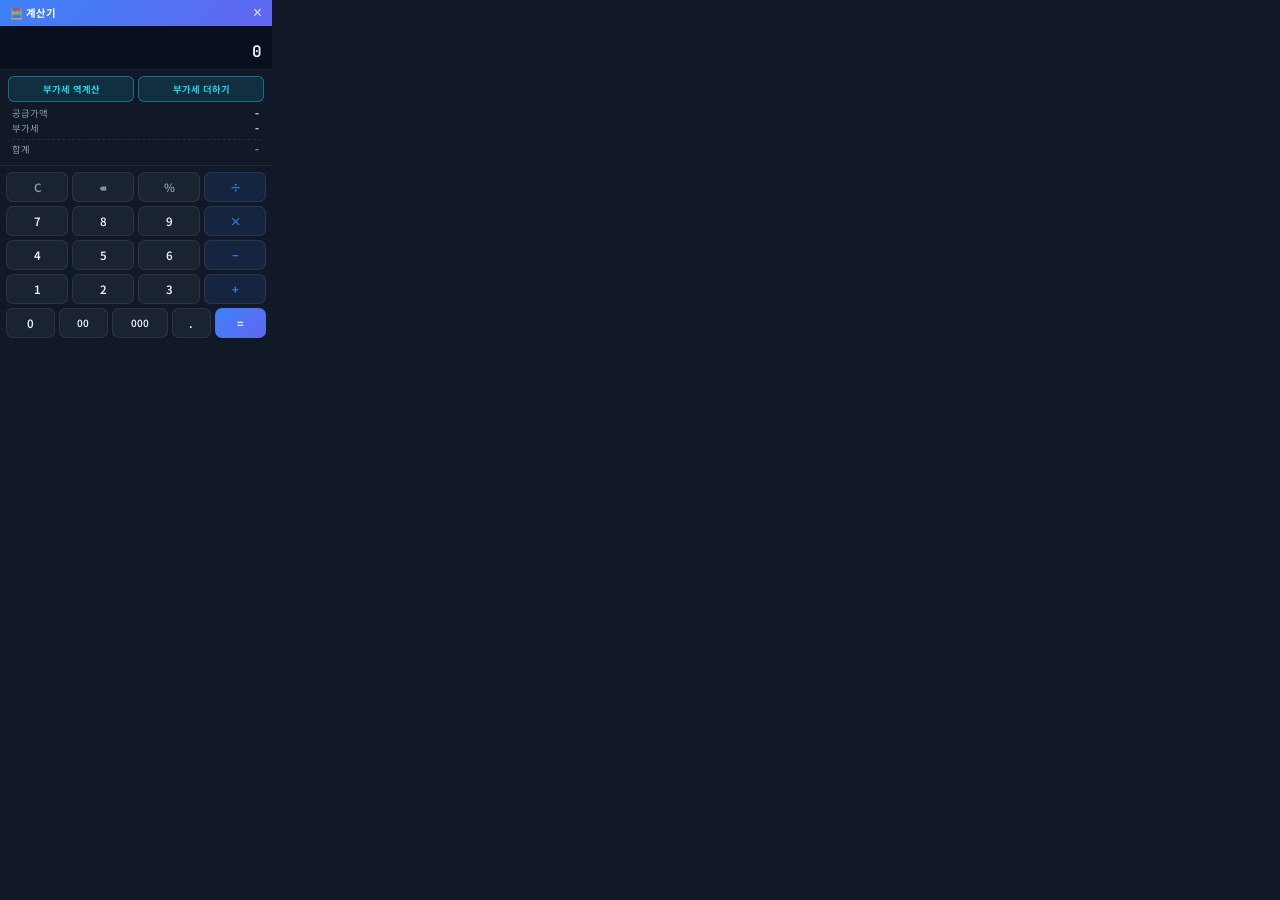
<file: templates/calc.html>
<!DOCTYPE html>
<html lang="ko" class="calc-html">
<head>
  <meta charset="UTF-8" />
  <meta name="viewport" content="width=device-width, initial-scale=1.0" />
  <title>계산기</title>
  <link rel="preconnect" href="https://fonts.googleapis.com" />
  <link rel="preconnect" href="https://fonts.gstatic.com" crossorigin />
  <link href="https://fonts.googleapis.com/css2?family=Noto+Sans+KR:wght@400;500;600;700;800&family=JetBrains+Mono:wght@400;500&display=swap" rel="stylesheet" />
  <link rel="stylesheet" href="/static/css/style.css?v=20260910r" />
</head>
<body>
  <div id="calcPanel" class="calc-panel calc-window" role="application" aria-label="계산기">
    <div class="calc-head" id="calcHead">
      <span class="calc-title">🧮 계산기</span>
      <button type="button" class="calc-close" id="calcClose" aria-label="계산기 닫기">&times;</button>
    </div>

    <div class="calc-display">
      <div class="calc-expr" id="calcExpr">&nbsp;</div>
      <div class="calc-value" id="calcValue">0</div>
    </div>

    <div class="calc-vat">
      <div class="calc-vat-btns">
        <button type="button" class="calc-vat-btn" id="calcVatExtract" title="지금 금액을 부가세가 포함된 합계로 보고 공급가액과 부가세를 뽑아냅니다">부가세 역계산</button>
        <button type="button" class="calc-vat-btn" id="calcVatAdd" title="지금 금액을 공급가액으로 보고 부가세를 더한 합계를 구합니다">부가세 더하기</button>
      </div>
      <dl class="calc-vat-rows">
        <div class="calc-vat-row" data-vat="supply" title="누르면 이 금액을 계산기로 가져옵니다">
          <dt>공급가액</dt><dd id="calcVatSupply">-</dd>
        </div>
        <div class="calc-vat-row" data-vat="tax" title="누르면 이 금액을 계산기로 가져옵니다">
          <dt>부가세</dt><dd id="calcVatTax">-</dd>
        </div>
        <div class="calc-vat-row calc-vat-total" data-vat="total" title="누르면 이 금액을 계산기로 가져옵니다">
          <dt>합계</dt><dd id="calcVatTotal">-</dd>
        </div>
      </dl>
    </div>

    <div class="calc-keys" id="calcKeys">
      <button type="button" class="calc-key calc-fn" data-act="clear">C</button>
      <button type="button" class="calc-key calc-fn" data-act="back">⌫</button>
      <button type="button" class="calc-key calc-fn" data-act="percent">%</button>
      <button type="button" class="calc-key calc-op" data-op="/">÷</button>

      <button type="button" class="calc-key" data-num="7">7</button>
      <button type="button" class="calc-key" data-num="8">8</button>
      <button type="button" class="calc-key" data-num="9">9</button>
      <button type="button" class="calc-key calc-op" data-op="*">×</button>

      <button type="button" class="calc-key" data-num="4">4</button>
      <button type="button" class="calc-key" data-num="5">5</button>
      <button type="button" class="calc-key" data-num="6">6</button>
      <button type="button" class="calc-key calc-op" data-op="-">−</button>

      <button type="button" class="calc-key" data-num="1">1</button>
      <button type="button" class="calc-key" data-num="2">2</button>
      <button type="button" class="calc-key" data-num="3">3</button>
      <button type="button" class="calc-key calc-op" data-op="+">+</button>

      <div class="calc-keys-last">
        <button type="button" class="calc-key" data-num="0">0</button>
        <button type="button" class="calc-key calc-zero" data-num="00">00</button>
        <button type="button" class="calc-key calc-zero" data-num="000">000</button>
        <button type="button" class="calc-key" data-act="dot">.</button>
        <button type="button" class="calc-key calc-eq" data-act="equals">=</button>
      </div>
    </div>
  </div>
  <script src="/static/js/calc.js?v=20260901g"></script>
</body>
</html>
</file>
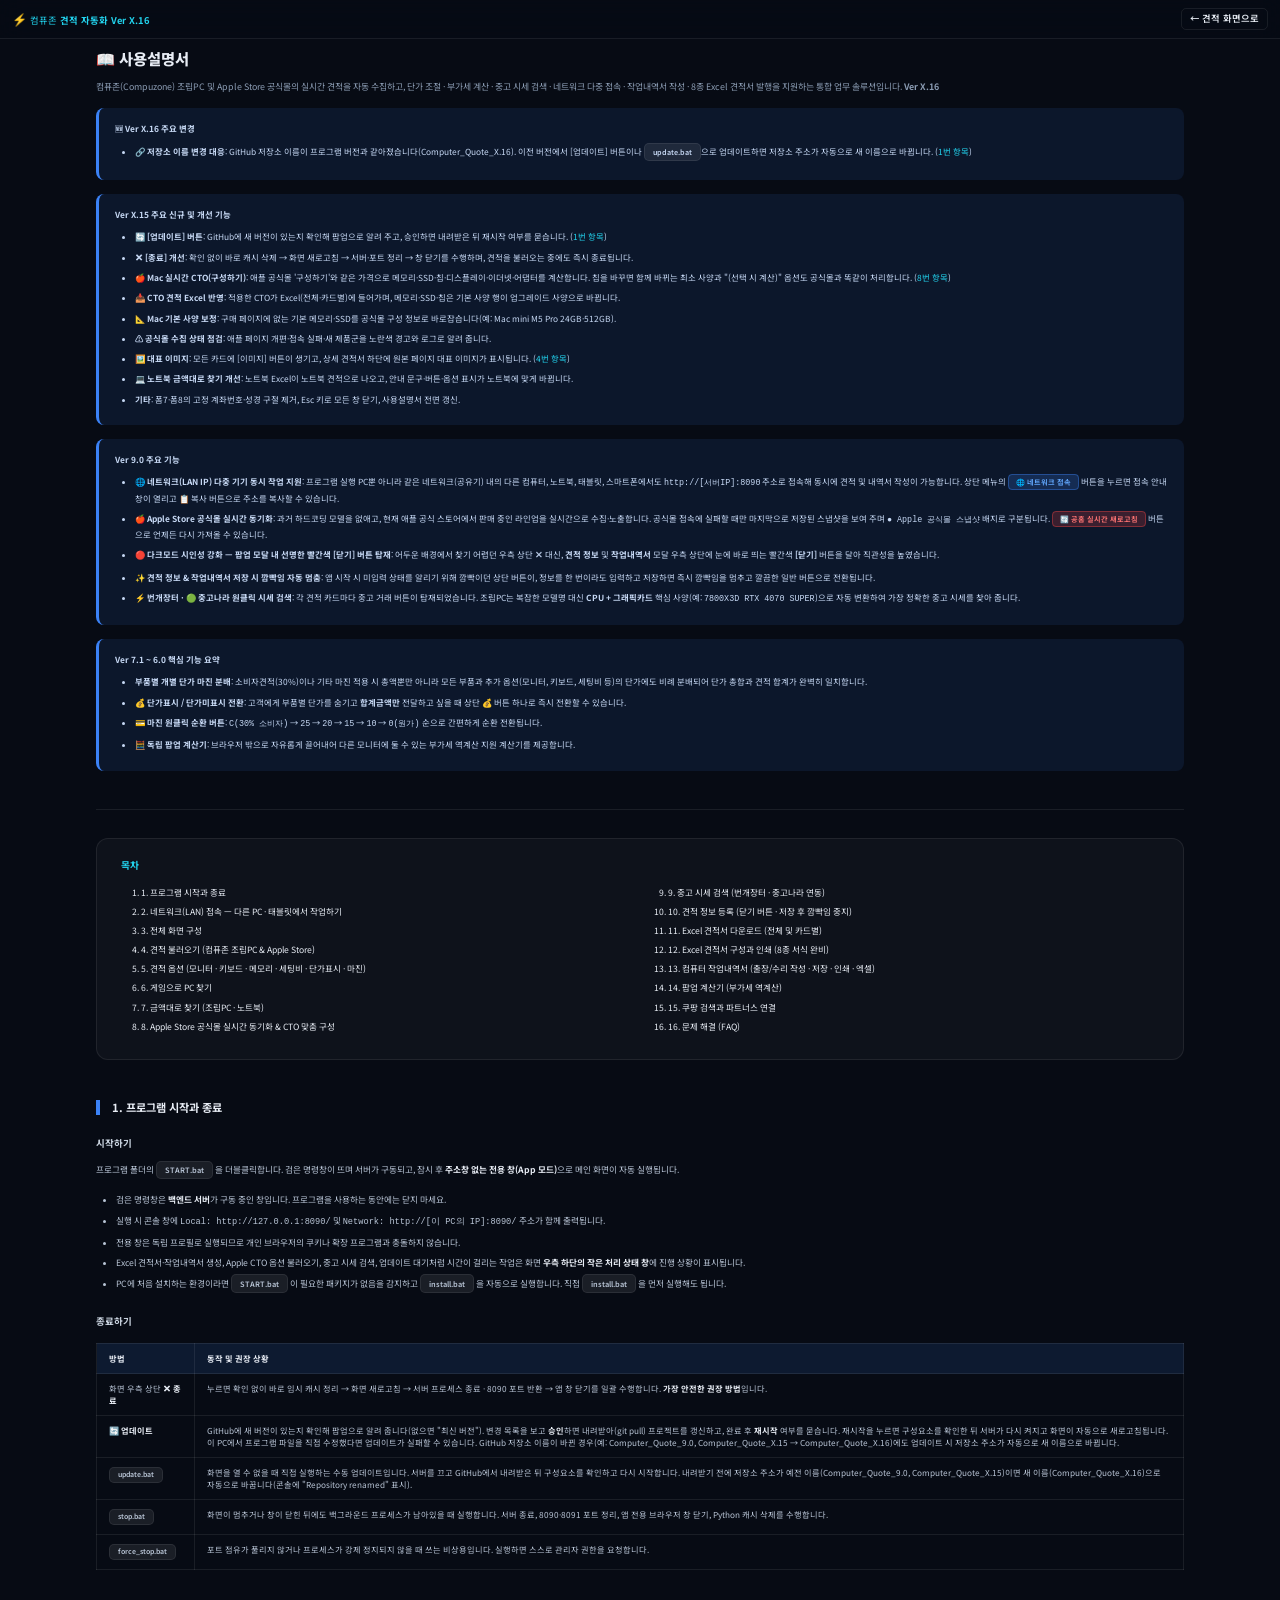
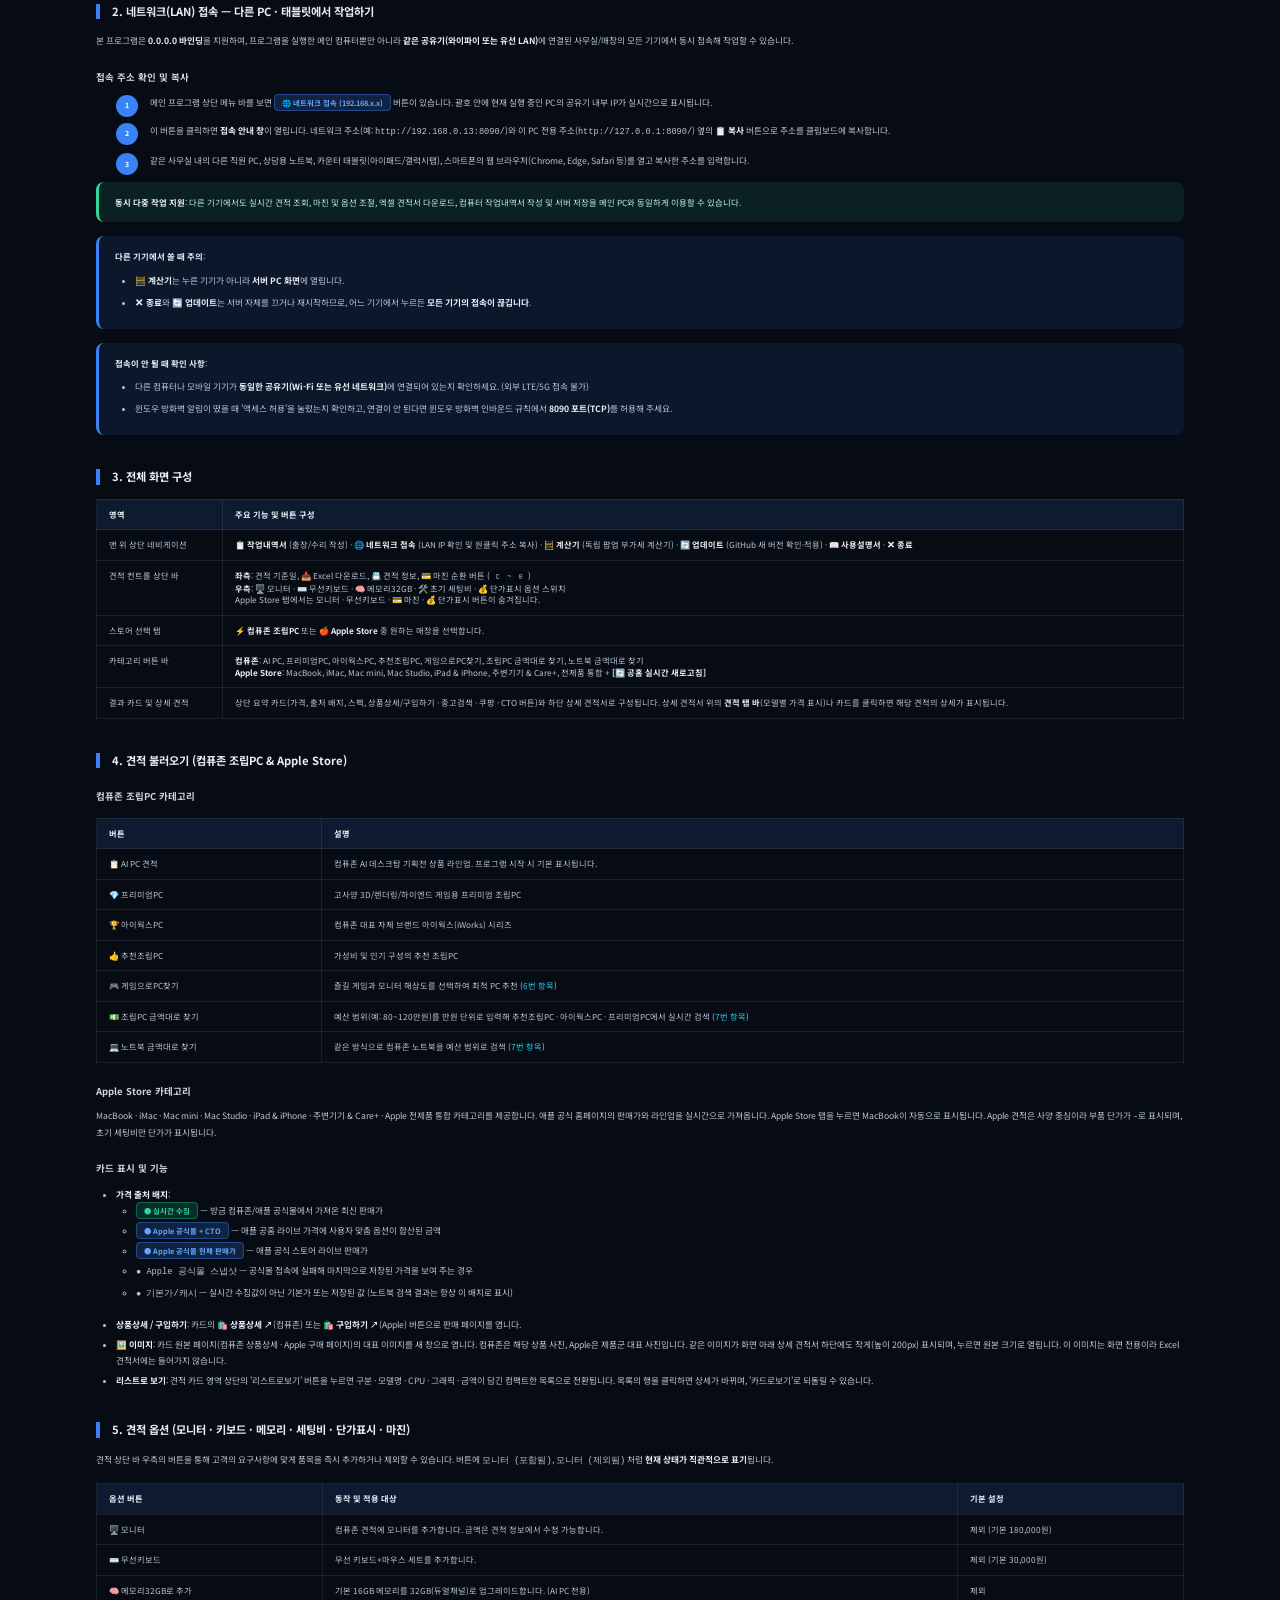
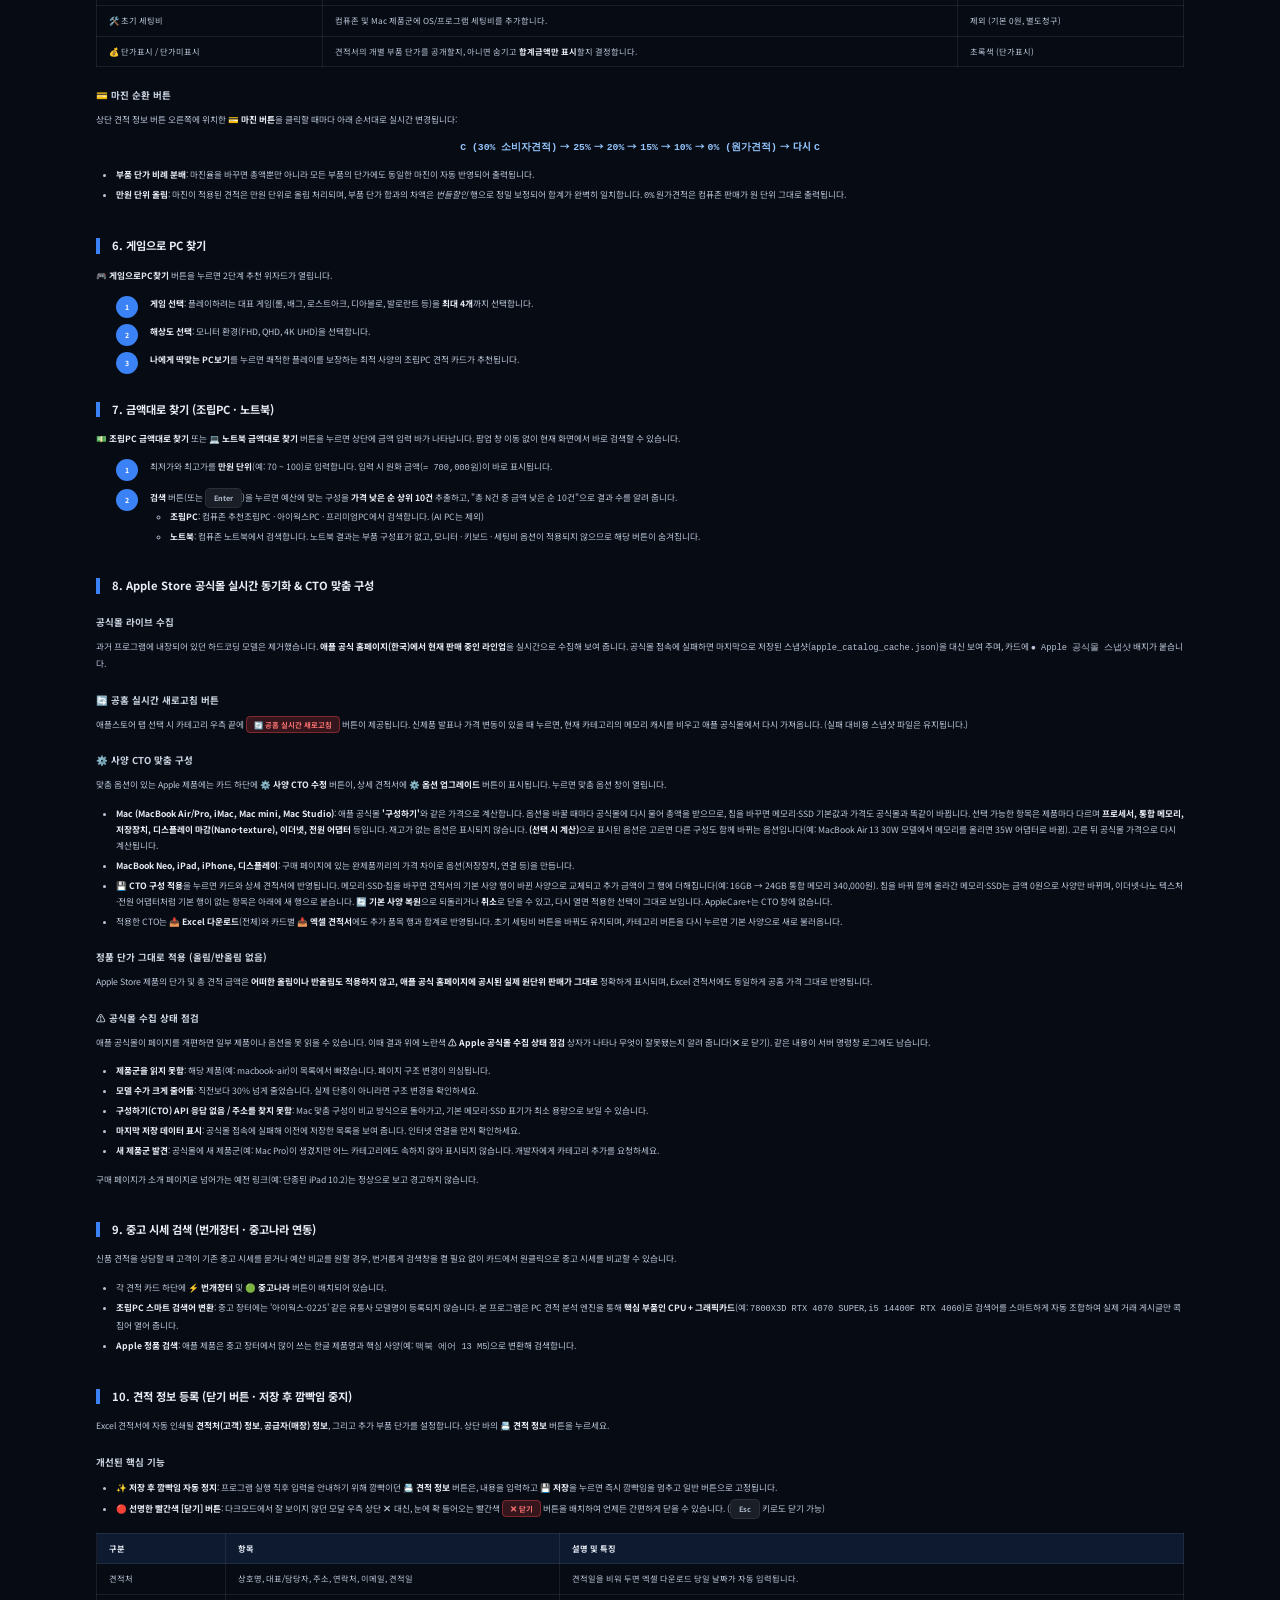
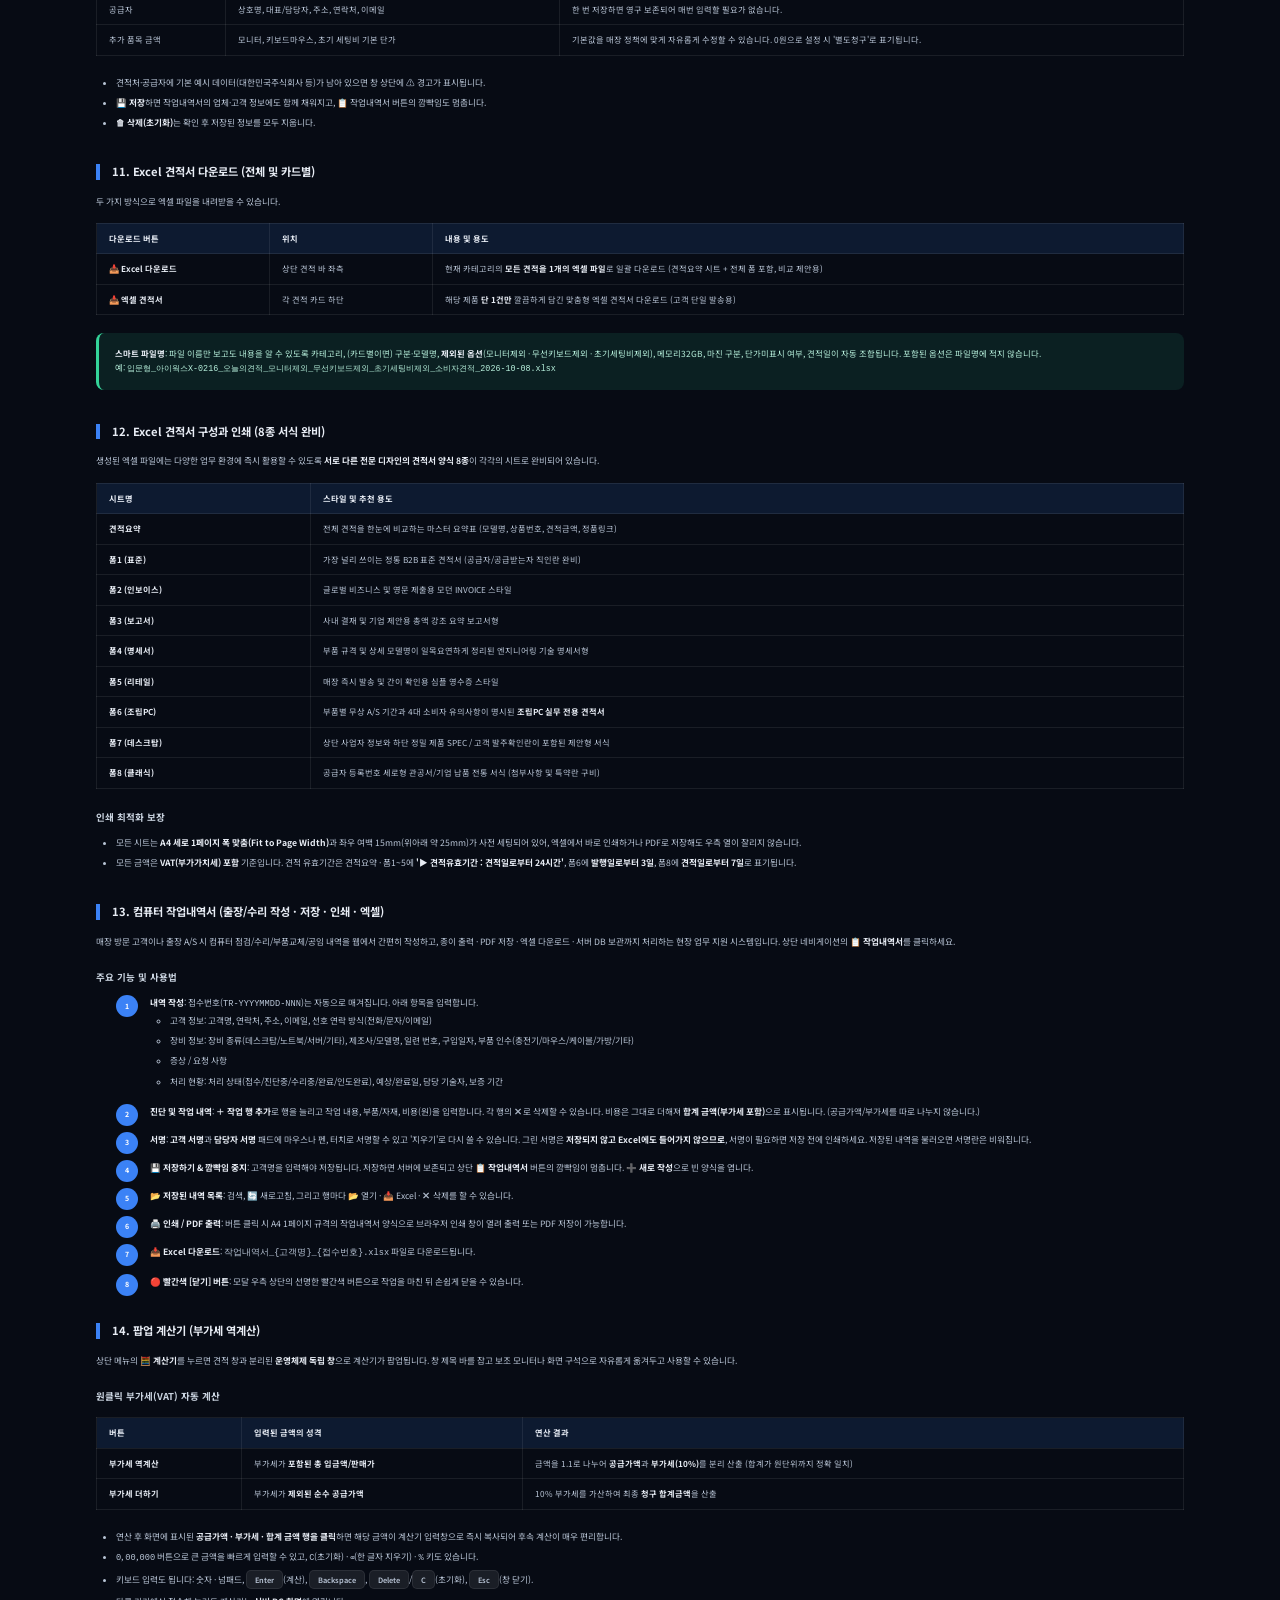
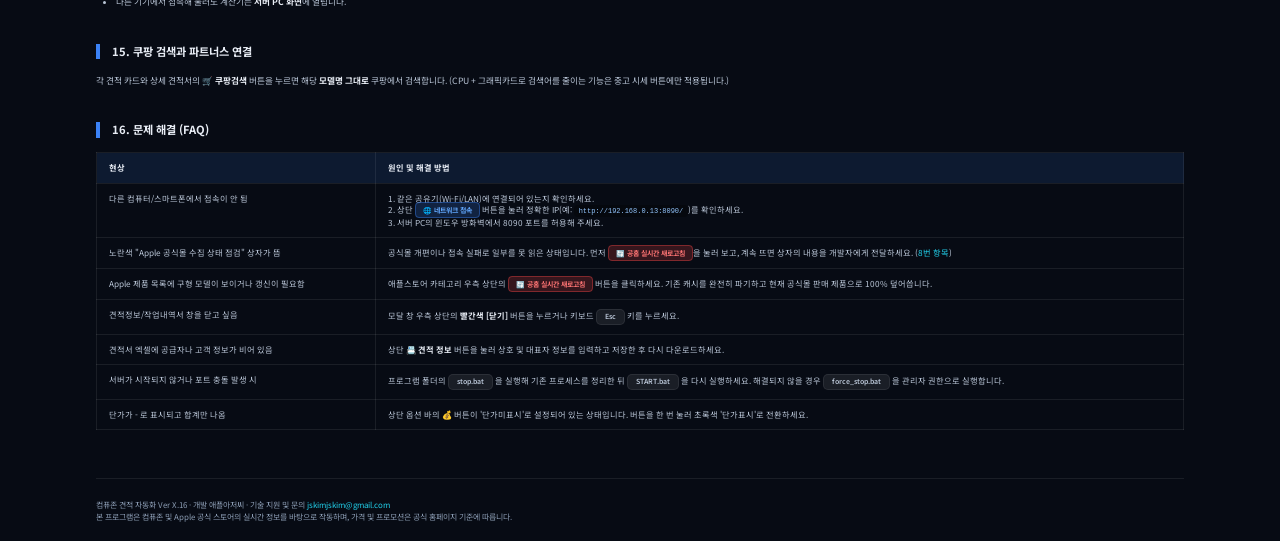
<file: templates/사용설명서.html>
<!DOCTYPE html>
<html lang="ko">
<head>
  <meta charset="UTF-8" />
  <meta name="viewport" content="width=device-width, initial-scale=1.0" />
  <title>사용설명서 — 컴퓨존 견적 자동화 Ver X.16</title>
  <link rel="preconnect" href="https://fonts.googleapis.com" />
  <link rel="preconnect" href="https://fonts.gstatic.com" crossorigin />
  <link href="https://fonts.googleapis.com/css2?family=Noto+Sans+KR:wght@400;500;600;700;800&family=JetBrains+Mono:wght@400;500&display=swap" rel="stylesheet" />
  <link rel="stylesheet" href="/static/css/style.css?v=20260910r" />
  <style>
    .manual-wrap { max-width: 1120px; margin: 0 auto; padding: 48px 16px 40px; }
    .manual-head { border-bottom: 1px solid var(--border); padding-bottom: 24px; margin-bottom: 28px; }
    .manual-head h1 { font-size: 1.65rem; font-weight: 800; margin-bottom: 10px; display: flex; align-items: center; gap: 10px; }
    .manual-head p { color: var(--muted); font-size: 0.95rem; line-height: 1.6; }

    .manual-toc {
      background: rgba(255,255,255,0.03); border: 1px solid var(--border);
      border-radius: 12px; padding: 20px 24px; margin-bottom: 40px;
    }
    .manual-toc h2 { font-size: 1.05rem; margin-bottom: 14px; color: var(--accent); }
    .manual-toc ol { margin: 0; padding-left: 20px; columns: 2; column-gap: 36px; }
    .manual-toc li { margin-bottom: 7px; font-size: 0.92rem; break-inside: avoid; }
    .manual-toc a { color: var(--text); text-decoration: none; transition: color 0.15s ease; }
    .manual-toc a:hover { color: var(--accent); text-decoration: underline; }

    .manual-sec { margin-bottom: 34px; scroll-margin-top: 48px; }
    .manual-sec h2 {
      font-size: 1.2rem; font-weight: 700; margin-bottom: 14px;
      padding-left: 12px; border-left: 4px solid var(--primary);
      display: flex; align-items: center; gap: 8px;
    }
    .manual-sec h3 { font-size: 1.02rem; font-weight: 700; margin: 22px 0 10px; color: #cbd5e1; }
    .manual-sec p { color: #b9c5d6; line-height: 1.75; margin-bottom: 12px; font-size: 0.93rem; }
    .manual-sec ul, .manual-sec ol { margin: 0 0 14px 20px; color: #b9c5d6; font-size: 0.93rem; line-height: 1.85; }
    .manual-sec li { margin-bottom: 4px; }
    .manual-sec strong { color: var(--text); }

    .manual-table { width: 100%; border-collapse: collapse; margin: 14px 0 18px; font-size: 0.88rem; }
    .manual-table th, .manual-table td {
      border: 1px solid var(--border); padding: 9px 12px; text-align: left; vertical-align: top;
    }
    .manual-table th { background: rgba(59,130,246,0.12); color: var(--text); font-weight: 700; white-space: nowrap; }
    .manual-table td { color: #b9c5d6; }
    .manual-table code { font-size: 0.85em; background: rgba(0,0,0,0.3); padding: 2px 5px; border-radius: 4px; color: #93c5fd; }

    .manual-note, .manual-warn, .manual-tip {
      border-radius: 8px; padding: 13px 16px; margin: 14px 0; font-size: 0.9rem; line-height: 1.7;
    }
    .manual-note { background: rgba(59,130,246,0.1); border-left: 3px solid #3b82f6; color: #c7d9f5; }
    .manual-note ul { margin: 8px 0 0 20px; padding: 0; }
    .manual-note li { margin-bottom: 6px; }
    .manual-warn { background: rgba(248,113,113,0.1); border-left: 3px solid #f87171; color: #fecaca; }
    .manual-tip  { background: rgba(52,211,153,0.1); border-left: 3px solid #34d399; color: #b7f0dc; }

    .manual-badge-red { background: rgba(239, 68, 68, 0.2); color: #f87171; border: 1px solid rgba(239, 68, 68, 0.4); padding: 2px 7px; border-radius: 4px; font-weight: 700; font-size: 0.85em; }
    .manual-badge-green { background: rgba(16, 185, 129, 0.2); color: #34d399; border: 1px solid rgba(16, 185, 129, 0.4); padding: 2px 7px; border-radius: 4px; font-weight: 700; font-size: 0.85em; }
    .manual-badge-blue { background: rgba(59, 130, 246, 0.2); color: #60a5fa; border: 1px solid rgba(59, 130, 246, 0.4); padding: 2px 7px; border-radius: 4px; font-weight: 700; font-size: 0.85em; }

    .manual-key {
      display: inline-block; padding: 2px 8px; border-radius: 5px; font-size: 0.85em; font-weight: 600;
      background: rgba(255,255,255,0.08); border: 1px solid var(--border); white-space: nowrap;
    }
    .manual-steps { counter-reset: mstep; list-style: none; margin-left: 0; padding-left: 0; }
    .manual-steps > li {
      counter-increment: mstep; position: relative; padding-left: 34px; margin-bottom: 12px;
    }
    .manual-steps > li::before {
      content: counter(mstep); position: absolute; left: 0; top: 1px;
      width: 22px; height: 22px; border-radius: 50%; background: var(--primary); color: #fff;
      font-size: 0.75rem; font-weight: 700; display: flex; align-items: center; justify-content: center;
    }
    .manual-back { display: inline-flex; align-items: center; gap: 6px; }
    .manual-footer {
      border-top: 1px solid var(--border); margin-top: 48px; padding-top: 20px;
      color: var(--muted); font-size: 0.85rem;
    }
    @media (max-width: 768px) {
      .manual-toc ol { columns: 1; }
      .manual-wrap { padding: 46px 12px 32px; }
    }
  </style>
</head>
<body>
  <nav class="nav">
    <div class="container nav-inner">
      <div class="nav-brand">
        <a href="/" class="logo">
          <span class="logo-icon">⚡</span>
          <span>컴퓨존 <strong>견적 자동화 Ver X.16</strong></span>
        </a>
      </div>
      <div class="nav-links">
        <a href="/" class="btn btn-outline btn-sm manual-back">← 견적 화면으로</a>
      </div>
    </div>
  </nav>

  <div class="manual-wrap">
    <div class="manual-head">
      <h1>📖 사용설명서</h1>
      <p>컴퓨존(Compuzone) 조립PC 및 Apple Store 공식몰의 실시간 견적을 자동 수집하고, 단가 조절 · 부가세 계산 · 중고 시세 검색 · 네트워크 다중 접속 · 작업내역서 작성 · 8종 Excel 견적서 발행을 지원하는 통합 업무 솔루션입니다. <strong>Ver X.16</strong></p>

      <div class="manual-note">
        <strong>🆕 Ver X.16 주요 변경</strong>
        <ul>
          <li><strong>🔗 저장소 이름 변경 대응</strong>: GitHub 저장소 이름이 프로그램 버전과 같아졌습니다(Computer_Quote_X.16). 이전 버전에서 [업데이트] 버튼이나 <span class="manual-key">update.bat</span>으로 업데이트하면 저장소 주소가 자동으로 새 이름으로 바뀝니다. (<a href="#s1">1번 항목</a>)</li>
        </ul>
      </div>

      <div class="manual-note">
        <strong>Ver X.15 주요 신규 및 개선 기능</strong>
        <ul>
          <li><strong>🔄 [업데이트] 버튼</strong>: GitHub에 새 버전이 있는지 확인해 팝업으로 알려 주고, 승인하면 내려받은 뒤 재시작 여부를 묻습니다. (<a href="#s1">1번 항목</a>)</li>
          <li><strong>✕ [종료] 개선</strong>: 확인 없이 바로 캐시 삭제 → 화면 새로고침 → 서버·포트 정리 → 창 닫기를 수행하며, 견적을 불러오는 중에도 즉시 종료됩니다.</li>
          <li><strong>🍎 Mac 실시간 CTO(구성하기)</strong>: 애플 공식몰 '구성하기'와 같은 가격으로 메모리·SSD·칩·디스플레이·이더넷·어댑터를 계산합니다. 칩을 바꾸면 함께 바뀌는 최소 사양과 "(선택 시 계산)" 옵션도 공식몰과 똑같이 처리합니다. (<a href="#s8">8번 항목</a>)</li>
          <li><strong>📥 CTO 견적 Excel 반영</strong>: 적용한 CTO가 Excel(전체·카드별)에 들어가며, 메모리·SSD·칩은 기본 사양 행이 업그레이드 사양으로 바뀝니다.</li>
          <li><strong>📐 Mac 기본 사양 보정</strong>: 구매 페이지에 없는 기본 메모리·SSD를 공식몰 구성 정보로 바로잡습니다(예: Mac mini M5 Pro 24GB·512GB).</li>
          <li><strong>⚠️ 공식몰 수집 상태 점검</strong>: 애플 페이지 개편·접속 실패·새 제품군을 노란색 경고와 로그로 알려 줍니다.</li>
          <li><strong>🖼️ 대표 이미지</strong>: 모든 카드에 [이미지] 버튼이 생기고, 상세 견적서 하단에 원본 페이지 대표 이미지가 표시됩니다. (<a href="#s4">4번 항목</a>)</li>
          <li><strong>💻 노트북 금액대로 찾기 개선</strong>: 노트북 Excel이 노트북 견적으로 나오고, 안내 문구·버튼·옵션 표시가 노트북에 맞게 바뀝니다.</li>
          <li><strong>기타</strong>: 폼7·폼8의 고정 계좌번호·성경 구절 제거, Esc 키로 모든 창 닫기, 사용설명서 전면 갱신.</li>
        </ul>
      </div>

      <div class="manual-note">
        <strong>Ver 9.0 주요 기능</strong>
        <ul>
          <li><strong>🌐 네트워크(LAN IP) 다중 기기 동시 작업 지원</strong>: 프로그램 실행 PC뿐 아니라 같은 네트워크(공유기) 내의 다른 컴퓨터, 노트북, 태블릿, 스마트폰에서도 <code>http://[서버IP]:8090</code> 주소로 접속해 동시에 견적 및 내역서 작성이 가능합니다. 상단 메뉴의 <span class="manual-badge-blue">🌐 네트워크 접속</span> 버튼을 누르면 접속 안내 창이 열리고 📋 복사 버튼으로 주소를 복사할 수 있습니다.</li>
          <li><strong>🍎 Apple Store 공식몰 실시간 동기화</strong>: 과거 하드코딩 모델을 없애고, 현재 애플 공식 스토어에서 판매 중인 라인업을 실시간으로 수집·노출합니다. 공식몰 접속에 실패할 때만 마지막으로 저장된 스냅샷을 보여 주며 <code>● Apple 공식몰 스냅샷</code> 배지로 구분됩니다. <span class="manual-badge-red">🔄 공홈 실시간 새로고침</span> 버튼으로 언제든 다시 가져올 수 있습니다.</li>
          <li><strong>🔴 다크모드 시인성 강화 — 팝업 모달 내 선명한 빨간색 [닫기] 버튼 탑재</strong>: 어두운 배경에서 찾기 어렵던 우측 상단 <code>✕</code> 대신, <strong>견적 정보</strong> 및 <strong>작업내역서</strong> 모달 우측 상단에 눈에 바로 띄는 빨간색 <strong>[닫기]</strong> 버튼을 달아 직관성을 높였습니다.</li>
          <li><strong>✨ 견적 정보 & 작업내역서 저장 시 깜빡임 자동 멈춤</strong>: 앱 시작 시 미입력 상태를 알리기 위해 깜빡이던 상단 버튼이, 정보를 한 번이라도 입력하고 저장하면 즉시 깜빡임을 멈추고 깔끔한 일반 버튼으로 전환됩니다.</li>
          <li><strong>⚡ 번개장터 · 🟢 중고나라 원클릭 시세 검색</strong>: 각 견적 카드마다 중고 거래 버튼이 탑재되었습니다. 조립PC는 복잡한 모델명 대신 <strong>CPU + 그래픽카드</strong> 핵심 사양(예: <code>7800X3D RTX 4070 SUPER</code>)으로 자동 변환하여 가장 정확한 중고 시세를 찾아 줍니다.</li>
        </ul>
      </div>

      <div class="manual-note">
        <strong>Ver 7.1 ~ 6.0 핵심 기능 요약</strong>
        <ul>
          <li><strong>부품별 개별 단가 마진 분배</strong>: 소비자견적(30%)이나 기타 마진 적용 시 총액뿐만 아니라 모든 부품과 추가 옵션(모니터, 키보드, 세팅비 등)의 단가에도 비례 분배되어 단가 총합과 견적 합계가 완벽히 일치합니다.</li>
          <li><strong>💰 단가표시 / 단가미표시 전환</strong>: 고객에게 부품별 단가를 숨기고 <strong>합계금액만</strong> 전달하고 싶을 때 상단 <strong>💰</strong> 버튼 하나로 즉시 전환할 수 있습니다.</li>
          <li><strong>💳 마진 원클릭 순환 버튼</strong>: <code>C(30% 소비자)</code> → <code>25</code> → <code>20</code> → <code>15</code> → <code>10</code> → <code>0(원가)</code> 순으로 간편하게 순환 전환됩니다.</li>
          <li><strong>🧮 독립 팝업 계산기</strong>: 브라우저 밖으로 자유롭게 끌어내어 다른 모니터에 둘 수 있는 부가세 역계산 지원 계산기를 제공합니다.</li>
        </ul>
      </div>
    </div>

    <div class="manual-toc">
      <h2>목차</h2>
      <ol>
        <li><a href="#s1">1. 프로그램 시작과 종료</a></li>
        <li><a href="#s2">2. 네트워크(LAN) 접속 — 다른 PC · 태블릿에서 작업하기</a></li>
        <li><a href="#s3">3. 전체 화면 구성</a></li>
        <li><a href="#s4">4. 견적 불러오기 (컴퓨존 조립PC & Apple Store)</a></li>
        <li><a href="#s5">5. 견적 옵션 (모니터 · 키보드 · 메모리 · 세팅비 · 단가표시 · 마진)</a></li>
        <li><a href="#s6">6. 게임으로 PC 찾기</a></li>
        <li><a href="#s7">7. 금액대로 찾기 (조립PC · 노트북)</a></li>
        <li><a href="#s8">8. Apple Store 공식몰 실시간 동기화 & CTO 맞춤 구성</a></li>
        <li><a href="#s9">9. 중고 시세 검색 (번개장터 · 중고나라 연동)</a></li>
        <li><a href="#s10">10. 견적 정보 등록 (닫기 버튼 · 저장 후 깜빡임 중지)</a></li>
        <li><a href="#s11">11. Excel 견적서 다운로드 (전체 및 카드별)</a></li>
        <li><a href="#s12">12. Excel 견적서 구성과 인쇄 (8종 서식 완비)</a></li>
        <li><a href="#s13">13. 컴퓨터 작업내역서 (출장/수리 작성 · 저장 · 인쇄 · 엑셀)</a></li>
        <li><a href="#s14">14. 팝업 계산기 (부가세 역계산)</a></li>
        <li><a href="#s15">15. 쿠팡 검색과 파트너스 연결</a></li>
        <li><a href="#s16">16. 문제 해결 (FAQ)</a></li>
      </ol>
    </div>

    <!-- 1 -->
    <section class="manual-sec" id="s1">
      <h2>1. 프로그램 시작과 종료</h2>

      <h3>시작하기</h3>
      <p>프로그램 폴더의 <span class="manual-key">START.bat</span> 을 더블클릭합니다. 검은 명령창이 뜨며 서버가 구동되고, 잠시 후 <strong>주소창 없는 전용 창(App 모드)</strong>으로 메인 화면이 자동 실행됩니다.</p>
      <ul>
        <li>검은 명령창은 <strong>백엔드 서버</strong>가 구동 중인 창입니다. 프로그램을 사용하는 동안에는 닫지 마세요.</li>
        <li>실행 시 콘솔 창에 <code>Local: http://127.0.0.1:8090/</code> 및 <code>Network: http://[이 PC의 IP]:8090/</code> 주소가 함께 출력됩니다.</li>
        <li>전용 창은 독립 프로필로 실행되므로 개인 브라우저의 쿠키나 확장 프로그램과 충돌하지 않습니다.</li>
        <li>Excel 견적서·작업내역서 생성, Apple CTO 옵션 불러오기, 중고 시세 검색, 업데이트 대기처럼 시간이 걸리는 작업은 화면 <strong>우측 하단의 작은 처리 상태 창</strong>에 진행 상황이 표시됩니다.</li>
        <li>PC에 처음 설치하는 환경이라면 <span class="manual-key">START.bat</span> 이 필요한 패키지가 없음을 감지하고 <span class="manual-key">install.bat</span> 을 자동으로 실행합니다. 직접 <span class="manual-key">install.bat</span> 을 먼저 실행해도 됩니다.</li>
      </ul>

      <h3>종료하기</h3>
      <table class="manual-table">
        <tr><th>방법</th><th>동작 및 권장 상황</th></tr>
        <tr>
          <td>화면 우측 상단 <strong>✕ 종료</strong></td>
          <td>누르면 확인 없이 바로 임시 캐시 정리 → 화면 새로고침 → 서버 프로세스 종료 · 8090 포트 반환 → 앱 창 닫기를 일괄 수행합니다. <strong>가장 안전한 권장 방법</strong>입니다.</td>
        </tr>
        <tr>
          <td><strong>🔄 업데이트</strong></td>
          <td>GitHub에 새 버전이 있는지 확인해 팝업으로 알려 줍니다(없으면 "최신 버전"). 변경 목록을 보고 <strong>승인</strong>하면 내려받아(git pull) 프로젝트를 갱신하고, 완료 후 <strong>재시작</strong> 여부를 묻습니다. 재시작을 누르면 구성요소를 확인한 뒤 서버가 다시 켜지고 화면이 자동으로 새로고침됩니다. 이 PC에서 프로그램 파일을 직접 수정했다면 업데이트가 실패할 수 있습니다. GitHub 저장소 이름이 바뀐 경우(예: Computer_Quote_9.0, Computer_Quote_X.15 → Computer_Quote_X.16)에도 업데이트 시 저장소 주소가 자동으로 새 이름으로 바뀝니다.</td>
        </tr>
        <tr>
          <td><span class="manual-key">update.bat</span></td>
          <td>화면을 열 수 없을 때 직접 실행하는 수동 업데이트입니다. 서버를 끄고 GitHub에서 내려받은 뒤 구성요소를 확인하고 다시 시작합니다. 내려받기 전에 저장소 주소가 예전 이름(Computer_Quote_9.0, Computer_Quote_X.15)이면 새 이름(Computer_Quote_X.16)으로 자동으로 바꿉니다(콘솔에 "Repository renamed" 표시).</td>
        </tr>
        <tr>
          <td><span class="manual-key">stop.bat</span></td>
          <td>화면이 멈추거나 창이 닫힌 뒤에도 백그라운드 프로세스가 남아있을 때 실행합니다. 서버 종료, 8090·8091 포트 정리, 앱 전용 브라우저 창 닫기, Python 캐시 삭제를 수행합니다.</td>
        </tr>
        <tr>
          <td><span class="manual-key">force_stop.bat</span></td>
          <td>포트 점유가 풀리지 않거나 프로세스가 강제 정지되지 않을 때 쓰는 비상용입니다. 실행하면 스스로 관리자 권한을 요청합니다.</td>
        </tr>
      </table>
    </section>

    <!-- 2 -->
    <section class="manual-sec" id="s2">
      <h2>2. 네트워크(LAN) 접속 — 다른 PC · 태블릿에서 작업하기</h2>
      <p>본 프로그램은 <strong>0.0.0.0 바인딩</strong>을 지원하여, 프로그램을 실행한 메인 컴퓨터뿐만 아니라 <strong>같은 공유기(와이파이 또는 유선 LAN)</strong>에 연결된 사무실/매장의 모든 기기에서 동시 접속해 작업할 수 있습니다.</p>

      <h3>접속 주소 확인 및 복사</h3>
      <ol class="manual-steps">
        <li>메인 프로그램 상단 메뉴 바를 보면 <span class="manual-badge-blue">🌐 네트워크 접속 (192.168.x.x)</span> 버튼이 있습니다. 괄호 안에 현재 실행 중인 PC의 공유기 내부 IP가 실시간으로 표시됩니다.</li>
        <li>이 버튼을 클릭하면 <strong>접속 안내 창</strong>이 열립니다. 네트워크 주소(예: <code>http://192.168.0.13:8090/</code>)와 이 PC 전용 주소(<code>http://127.0.0.1:8090/</code>) 옆의 <strong>📋 복사</strong> 버튼으로 주소를 클립보드에 복사합니다.</li>
        <li>같은 사무실 내의 다른 직원 PC, 상담용 노트북, 카운터 태블릿(아이패드/갤럭시탭), 스마트폰의 웹 브라우저(Chrome, Edge, Safari 등)를 열고 복사한 주소를 입력합니다.</li>
      </ol>

      <div class="manual-tip">
        <strong>동시 다중 작업 지원</strong>: 다른 기기에서도 실시간 견적 조회, 마진 및 옵션 조절, 엑셀 견적서 다운로드, 컴퓨터 작업내역서 작성 및 서버 저장을 메인 PC와 동일하게 이용할 수 있습니다.
      </div>
      <div class="manual-note">
        <strong>다른 기기에서 쓸 때 주의</strong>:
        <ul>
          <li><strong>🧮 계산기</strong>는 누른 기기가 아니라 <strong>서버 PC 화면</strong>에 열립니다.</li>
          <li><strong>✕ 종료</strong>와 <strong>🔄 업데이트</strong>는 서버 자체를 끄거나 재시작하므로, 어느 기기에서 누르든 <strong>모든 기기의 접속이 끊깁니다</strong>.</li>
        </ul>
      </div>
      <div class="manual-note">
        <strong>접속이 안 될 때 확인 사항</strong>:
        <ul>
          <li>다른 컴퓨터나 모바일 기기가 <strong>동일한 공유기(Wi-Fi 또는 유선 네트워크)</strong>에 연결되어 있는지 확인하세요. (외부 LTE/5G 접속 불가)</li>
          <li>윈도우 방화벽 알림이 떴을 때 '액세스 허용'을 눌렀는지 확인하고, 연결이 안 된다면 윈도우 방화벽 인바운드 규칙에서 <strong>8090 포트(TCP)</strong>를 허용해 주세요.</li>
        </ul>
      </div>
    </section>

    <!-- 3 -->
    <section class="manual-sec" id="s3">
      <h2>3. 전체 화면 구성</h2>
      <table class="manual-table">
        <tr><th>영역</th><th>주요 기능 및 버튼 구성</th></tr>
        <tr>
          <td>맨 위 상단 네비게이션</td>
          <td>
            <strong>📋 작업내역서</strong> (출장/수리 작성) · 
            <strong>🌐 네트워크 접속</strong> (LAN IP 확인 및 원클릭 주소 복사) · 
            <strong>🧮 계산기</strong> (독립 팝업 부가세 계산기) · 
            <strong>🔄 업데이트</strong> (GitHub 새 버전 확인·적용) ·
            <strong>📖 사용설명서</strong> ·
            <strong>✕ 종료</strong>
          </td>
        </tr>
        <tr>
          <td>견적 컨트롤 상단 바</td>
          <td>
            <strong>좌측</strong>: 견적 기준일, 📥 Excel 다운로드, 📇 견적 정보, 💳 마진 순환 버튼 (<code>C</code> ~ <code>0</code>)<br />
            <strong>우측</strong>: 🖥️ 모니터 · ⌨️ 무선키보드 · 🧠 메모리32GB · 🛠️ 초기 세팅비 · 💰 단가표시 옵션 스위치<br />
            Apple Store 탭에서는 모니터 · 무선키보드 · 💳 마진 · 💰 단가표시 버튼이 숨겨집니다.
          </td>
        </tr>
        <tr>
          <td>스토어 선택 탭</td>
          <td><strong>⚡ 컴퓨존 조립PC</strong> 또는 <strong>🍎 Apple Store</strong> 중 원하는 매장을 선택합니다.</td>
        </tr>
        <tr>
          <td>카테고리 버튼 바</td>
          <td>
            <strong>컴퓨존</strong>: AI PC, 프리미엄PC, 아이웍스PC, 추천조립PC, 게임으로PC찾기, 조립PC 금액대로 찾기, 노트북 금액대로 찾기<br />
            <strong>Apple Store</strong>: MacBook, iMac, Mac mini, Mac Studio, iPad & iPhone, 주변기기 & Care+, 전제품 통합 + <strong>[🔄 공홈 실시간 새로고침]</strong>
          </td>
        </tr>
        <tr>
          <td>결과 카드 및 상세 견적</td>
          <td>
            상단 요약 카드(가격, 출처 배지, 스펙, 상품상세/구입하기 · 중고검색 · 쿠팡 · CTO 버튼)와 하단 상세 견적서로 구성됩니다. 상세 견적서 위의 <strong>견적 탭 바</strong>(모델별 가격 표시)나 카드를 클릭하면 해당 견적의 상세가 표시됩니다.
          </td>
        </tr>
      </table>
    </section>

    <!-- 4 -->
    <section class="manual-sec" id="s4">
      <h2>4. 견적 불러오기 (컴퓨존 조립PC & Apple Store)</h2>

      <h3>컴퓨존 조립PC 카테고리</h3>
      <table class="manual-table">
        <tr><th>버튼</th><th>설명</th></tr>
        <tr><td>📋 AI PC 견적</td><td>컴퓨존 AI 데스크탑 기획전 상품 라인업. 프로그램 시작 시 기본 표시됩니다.</td></tr>
        <tr><td>💎 프리미엄PC</td><td>고사양 3D/렌더링/하이엔드 게임용 프리미엄 조립PC</td></tr>
        <tr><td>🏆 아이웍스PC</td><td>컴퓨존 대표 자체 브랜드 아이웍스(iWorks) 시리즈</td></tr>
        <tr><td>👍 추천조립PC</td><td>가성비 및 인기 구성의 추천 조립PC</td></tr>
        <tr><td>🎮 게임으로PC찾기</td><td>즐길 게임과 모니터 해상도를 선택하여 최적 PC 추천 (<a href="#s6">6번 항목</a>)</td></tr>
        <tr><td>💵 조립PC 금액대로 찾기</td><td>예산 범위(예: 80~120만원)를 만원 단위로 입력해 추천조립PC · 아이웍스PC · 프리미엄PC에서 실시간 검색 (<a href="#s7">7번 항목</a>)</td></tr>
        <tr><td>💻 노트북 금액대로 찾기</td><td>같은 방식으로 컴퓨존 노트북을 예산 범위로 검색 (<a href="#s7">7번 항목</a>)</td></tr>
      </table>

      <h3>Apple Store 카테고리</h3>
      <p>MacBook · iMac · Mac mini · Mac Studio · iPad &amp; iPhone · 주변기기 &amp; Care+ · Apple 전제품 통합 카테고리를 제공합니다. 애플 공식 홈페이지의 판매가와 라인업을 실시간으로 가져옵니다. Apple Store 탭을 누르면 MacBook이 자동으로 표시됩니다. Apple 견적은 사양 중심이라 부품 단가가 <code>-</code>로 표시되며, 초기 세팅비만 단가가 표시됩니다.</p>

      <h3>카드 표시 및 기능</h3>
      <ul>
        <li><strong>가격 출처 배지</strong>:
          <ul>
            <li><span class="manual-badge-green">● 실시간 수집</span> — 방금 컴퓨존/애플 공식몰에서 가져온 최신 판매가</li>
            <li><span class="manual-badge-blue">● Apple 공식몰 + CTO</span> — 애플 공홈 라이브 가격에 사용자 맞춤 옵션이 합산된 금액</li>
            <li><span class="manual-badge-blue">● Apple 공식몰 현재 판매가</span> — 애플 공식 스토어 라이브 판매가</li>
            <li><code>● Apple 공식몰 스냅샷</code> — 공식몰 접속에 실패해 마지막으로 저장된 가격을 보여 주는 경우</li>
            <li><code>● 기본가/캐시</code> — 실시간 수집값이 아닌 기본가 또는 저장된 값 (노트북 검색 결과는 항상 이 배지로 표시)</li>
          </ul>
        </li>
        <li><strong>상품상세 / 구입하기</strong>: 카드의 <strong>🛍️ 상품상세 ↗</strong>(컴퓨존) 또는 <strong>🛍️ 구입하기 ↗</strong>(Apple) 버튼으로 판매 페이지를 엽니다.</li>
        <li><strong>🖼️ 이미지</strong>: 카드 원본 페이지(컴퓨존 상품상세 · Apple 구매 페이지)의 대표 이미지를 새 창으로 엽니다. 컴퓨존은 해당 상품 사진, Apple은 제품군 대표 사진입니다. 같은 이미지가 화면 아래 상세 견적서 하단에도 작게(높이 200px) 표시되며, 누르면 원본 크기로 열립니다. 이 이미지는 화면 전용이라 Excel 견적서에는 들어가지 않습니다.</li>
        <li><strong>리스트로 보기</strong>: 견적 카드 영역 상단의 '리스트로보기' 버튼을 누르면 구분 · 모델명 · CPU · 그래픽 · 금액이 담긴 컴팩트한 목록으로 전환됩니다. 목록의 행을 클릭하면 상세가 바뀌며, '카드로보기'로 되돌릴 수 있습니다.</li>
      </ul>
    </section>

    <!-- 5 -->
    <section class="manual-sec" id="s5">
      <h2>5. 견적 옵션 (모니터 · 키보드 · 메모리 · 세팅비 · 단가표시 · 마진)</h2>
      <p>견적 상단 바 우측의 버튼을 통해 고객의 요구사항에 맞게 품목을 즉시 추가하거나 제외할 수 있습니다. 버튼에 <code>모니터 (포함됨)</code>, <code>모니터 (제외됨)</code> 처럼 <strong>현재 상태가 직관적으로 표기</strong>됩니다.</p>
      
      <table class="manual-table">
        <tr><th>옵션 버튼</th><th>동작 및 적용 대상</th><th>기본 설정</th></tr>
        <tr><td>🖥️ 모니터</td><td>컴퓨존 견적에 모니터를 추가합니다. 금액은 견적 정보에서 수정 가능합니다.</td><td>제외 (기본 180,000원)</td></tr>
        <tr><td>⌨️ 무선키보드</td><td>무선 키보드+마우스 세트를 추가합니다.</td><td>제외 (기본 30,000원)</td></tr>
        <tr><td>🧠 메모리32GB로 추가</td><td>기본 16GB 메모리를 32GB(듀얼채널)로 업그레이드합니다. (AI PC 전용)</td><td>제외</td></tr>
        <tr><td>🛠️ 초기 세팅비</td><td>컴퓨존 및 Mac 제품군에 OS/프로그램 세팅비를 추가합니다.</td><td>제외 (기본 0원, 별도청구)</td></tr>
        <tr><td>💰 단가표시 / 단가미표시</td><td>견적서의 개별 부품 단가를 공개할지, 아니면 숨기고 <strong>합계금액만 표시</strong>할지 결정합니다.</td><td>초록색 (단가표시)</td></tr>
      </table>

      <h3>💳 마진 순환 버튼</h3>
      <p>상단 견적 정보 버튼 오른쪽에 위치한 <strong>💳 마진 버튼</strong>을 클릭할 때마다 아래 순서대로 실시간 변경됩니다:</p>
      <div style="text-align:center; margin: 12px 0; font-size: 1.05rem; font-weight: 700; color: #93c5fd;">
        <code>C (30% 소비자견적)</code> → <code>25%</code> → <code>20%</code> → <code>15%</code> → <code>10%</code> → <code>0% (원가견적)</code> → 다시 <code>C</code>
      </div>
      <ul>
        <li><strong>부품 단가 비례 분배</strong>: 마진율을 바꾸면 총액뿐만 아니라 모든 부품의 단가에도 동일한 마진이 자동 반영되어 출력됩니다.</li>
        <li><strong>만원 단위 올림</strong>: 마진이 적용된 견적은 만원 단위로 올림 처리되며, 부품 단가 합과의 차액은 <em>번들할인</em> 행으로 정밀 보정되어 합계가 완벽히 일치합니다. <code>0%</code> 원가견적은 컴퓨존 판매가 원 단위 그대로 출력됩니다.</li>
      </ul>
    </section>

    <!-- 6 -->
    <section class="manual-sec" id="s6">
      <h2>6. 게임으로 PC 찾기</h2>
      <p><strong>🎮 게임으로PC찾기</strong> 버튼을 누르면 2단계 추천 위자드가 열립니다.</p>
      <ol class="manual-steps">
        <li><strong>게임 선택</strong>: 플레이하려는 대표 게임(롤, 배그, 로스트아크, 디아블로, 발로란트 등)을 <strong>최대 4개</strong>까지 선택합니다.</li>
        <li><strong>해상도 선택</strong>: 모니터 환경(FHD, QHD, 4K UHD)을 선택합니다.</li>
        <li><strong>나에게 딱맞는 PC보기</strong>를 누르면 쾌적한 플레이를 보장하는 최적 사양의 조립PC 견적 카드가 추천됩니다.</li>
      </ol>
    </section>

    <!-- 7 -->
    <section class="manual-sec" id="s7">
      <h2>7. 금액대로 찾기 (조립PC · 노트북)</h2>
      <p><strong>💵 조립PC 금액대로 찾기</strong> 또는 <strong>💻 노트북 금액대로 찾기</strong> 버튼을 누르면 상단에 금액 입력 바가 나타납니다. 팝업 창 이동 없이 현재 화면에서 바로 검색할 수 있습니다.</p>
      <ol class="manual-steps">
        <li>최저가와 최고가를 <strong>만원 단위</strong>(예: 70 ~ 100)로 입력합니다. 입력 시 원화 금액(<code>= 700,000원</code>)이 바로 표시됩니다.</li>
        <li><strong>검색</strong> 버튼(또는 <span class="manual-key">Enter</span>)을 누르면 예산에 맞는 구성을 <strong>가격 낮은 순 상위 10건</strong> 추출하고, "총 N건 중 금액 낮은 순 10건"으로 결과 수를 알려 줍니다.
          <ul>
            <li><strong>조립PC</strong>: 컴퓨존 추천조립PC · 아이웍스PC · 프리미엄PC에서 검색합니다. (AI PC는 제외)</li>
            <li><strong>노트북</strong>: 컴퓨존 노트북에서 검색합니다. 노트북 결과는 부품 구성표가 없고, 모니터 · 키보드 · 세팅비 옵션이 적용되지 않으므로 해당 버튼이 숨겨집니다.</li>
          </ul>
        </li>
      </ol>
    </section>

    <!-- 8 -->
    <section class="manual-sec" id="s8">
      <h2>8. Apple Store 공식몰 실시간 동기화 & CTO 맞춤 구성</h2>

      <h3>공식몰 라이브 수집</h3>
      <p>과거 프로그램에 내장되어 있던 하드코딩 모델은 제거했습니다. <strong>애플 공식 홈페이지(한국)에서 현재 판매 중인 라인업</strong>을 실시간으로 수집해 보여 줍니다. 공식몰 접속에 실패하면 마지막으로 저장된 스냅샷(<code>apple_catalog_cache.json</code>)을 대신 보여 주며, 카드에 <code>● Apple 공식몰 스냅샷</code> 배지가 붙습니다.</p>

      <h3>🔄 공홈 실시간 새로고침 버튼</h3>
      <p>애플스토어 탭 선택 시 카테고리 우측 끝에 <span class="manual-badge-red">🔄 공홈 실시간 새로고침</span> 버튼이 제공됩니다. 신제품 발표나 가격 변동이 있을 때 누르면, 현재 카테고리의 메모리 캐시를 비우고 애플 공식몰에서 다시 가져옵니다. (실패 대비용 스냅샷 파일은 유지됩니다.)</p>

      <h3>⚙️ 사양 CTO 맞춤 구성</h3>
      <p>맞춤 옵션이 있는 Apple 제품에는 카드 하단에 <strong>⚙️ 사양 CTO 수정</strong> 버튼이, 상세 견적서에 <strong>⚙️ 옵션 업그레이드</strong> 버튼이 표시됩니다. 누르면 맞춤 옵션 창이 열립니다.</p>
      <ul>
        <li><strong>Mac (MacBook Air/Pro, iMac, Mac mini, Mac Studio)</strong>: 애플 공식몰 <strong>'구성하기'</strong>와 같은 가격으로 계산합니다. 옵션을 바꿀 때마다 공식몰에 다시 물어 총액을 받으므로, 칩을 바꾸면 메모리·SSD 기본값과 가격도 공식몰과 똑같이 바뀝니다. 선택 가능한 항목은 제품마다 다르며 <strong>프로세서, 통합 메모리, 저장장치, 디스플레이 마감(Nano-texture), 이더넷, 전원 어댑터</strong> 등입니다. 재고가 없는 옵션은 표시되지 않습니다. <strong>(선택 시 계산)</strong>으로 표시된 옵션은 고르면 다른 구성도 함께 바뀌는 옵션입니다(예: MacBook Air 13 30W 모델에서 메모리를 올리면 35W 어댑터로 바뀜). 고른 뒤 공식몰 가격으로 다시 계산됩니다.</li>
        <li><strong>MacBook Neo, iPad, iPhone, 디스플레이</strong>: 구매 페이지에 있는 완제품끼리의 가격 차이로 옵션(저장장치, 연결 등)을 만듭니다.</li>
        <li><strong>💾 CTO 구성 적용</strong>을 누르면 카드와 상세 견적서에 반영됩니다. 메모리·SSD·칩을 바꾸면 견적서의 기본 사양 행이 바뀐 사양으로 교체되고 추가 금액이 그 행에 더해집니다(예: 16GB → 24GB 통합 메모리 340,000원). 칩을 바꿔 함께 올라간 메모리·SSD는 금액 0원으로 사양만 바뀌며, 이더넷·나노 텍스처·전원 어댑터처럼 기본 행이 없는 항목은 아래에 새 행으로 붙습니다. <strong>🔄 기본 사양 복원</strong>으로 되돌리거나 <strong>취소</strong>로 닫을 수 있고, 다시 열면 적용한 선택이 그대로 보입니다. AppleCare+는 CTO 창에 없습니다.</li>
        <li>적용한 CTO는 <strong>📥 Excel 다운로드</strong>(전체)와 카드별 <strong>📥 엑셀 견적서</strong>에도 추가 품목 행과 합계로 반영됩니다. 초기 세팅비 버튼을 바꿔도 유지되며, 카테고리 버튼을 다시 누르면 기본 사양으로 새로 불러옵니다.</li>      </ul>

      <h3>정품 단가 그대로 적용 (올림/반올림 없음)</h3>
      <p>Apple Store 제품의 단가 및 총 견적 금액은 <strong>어떠한 올림이나 반올림도 적용하지 않고, 애플 공식 홈페이지에 공시된 실제 원단위 판매가 그대로</strong> 정확하게 표시되며, Excel 견적서에도 동일하게 공홈 가격 그대로 반영됩니다.</p>

      <h3>⚠️ 공식몰 수집 상태 점검</h3>
      <p>애플 공식몰이 페이지를 개편하면 일부 제품이나 옵션을 못 읽을 수 있습니다. 이때 결과 위에 노란색 <strong>⚠️ Apple 공식몰 수집 상태 점검</strong> 상자가 나타나 무엇이 잘못됐는지 알려 줍니다(✕로 닫기). 같은 내용이 서버 명령창 로그에도 남습니다.</p>
      <ul>
        <li><strong>제품군을 읽지 못함</strong>: 해당 제품(예: macbook-air)이 목록에서 빠졌습니다. 페이지 구조 변경이 의심됩니다.</li>
        <li><strong>모델 수가 크게 줄어듦</strong>: 직전보다 30% 넘게 줄었습니다. 실제 단종이 아니라면 구조 변경을 확인하세요.</li>
        <li><strong>구성하기(CTO) API 응답 없음 / 주소를 찾지 못함</strong>: Mac 맞춤 구성이 비교 방식으로 돌아가고, 기본 메모리·SSD 표기가 최소 용량으로 보일 수 있습니다.</li>
        <li><strong>마지막 저장 데이터 표시</strong>: 공식몰 접속에 실패해 이전에 저장한 목록을 보여 줍니다. 인터넷 연결을 먼저 확인하세요.</li>
        <li><strong>새 제품군 발견</strong>: 공식몰에 새 제품군(예: Mac Pro)이 생겼지만 어느 카테고리에도 속하지 않아 표시되지 않습니다. 개발자에게 카테고리 추가를 요청하세요.</li>
      </ul>
      <p>구매 페이지가 소개 페이지로 넘어가는 예전 링크(예: 단종된 iPad 10.2)는 정상으로 보고 경고하지 않습니다.</p>
    </section>

    <!-- 9 -->
    <section class="manual-sec" id="s9">
      <h2>9. 중고 시세 검색 (번개장터 · 중고나라 연동)</h2>
      <p>신품 견적을 상담할 때 고객이 기존 중고 시세를 묻거나 예산 비교를 원할 경우, 번거롭게 검색창을 켤 필요 없이 카드에서 원클릭으로 중고 시세를 비교할 수 있습니다.</p>
      <ul>
        <li>각 견적 카드 하단에 <strong>⚡ 번개장터</strong> 및 <strong>🟢 중고나라</strong> 버튼이 배치되어 있습니다.</li>
        <li><strong>조립PC 스마트 검색어 변환</strong>: 중고 장터에는 '아이웍스-0225' 같은 유통사 모델명이 등록되지 않습니다. 본 프로그램은 PC 견적 분석 엔진을 통해 <strong>핵심 부품인 CPU + 그래픽카드</strong>(예: <code>7800X3D RTX 4070 SUPER</code>, <code>i5 14400F RTX 4060</code>)로 검색어를 스마트하게 자동 조합하여 실제 거래 게시글만 콕 집어 열어 줍니다.</li>
        <li><strong>Apple 정품 검색</strong>: 애플 제품은 중고 장터에서 많이 쓰는 한글 제품명과 핵심 사양(예: <code>맥북 에어 13 M5</code>)으로 변환해 검색합니다.</li>
      </ul>
    </section>

    <!-- 10 -->
    <section class="manual-sec" id="s10">
      <h2>10. 견적 정보 등록 (닫기 버튼 · 저장 후 깜빡임 중지)</h2>
      <p>Excel 견적서에 자동 인쇄될 <strong>견적처(고객) 정보</strong>, <strong>공급자(매장) 정보</strong>, 그리고 추가 부품 단가를 설정합니다. 상단 바의 <strong>📇 견적 정보</strong> 버튼을 누르세요.</p>

      <h3>개선된 핵심 기능</h3>
      <ul>
        <li><strong>✨ 저장 후 깜빡임 자동 정지</strong>: 프로그램 실행 직후 입력을 안내하기 위해 깜빡이던 <strong>📇 견적 정보</strong> 버튼은, 내용을 입력하고 <strong>💾 저장</strong>을 누르면 즉시 깜빡임을 멈추고 일반 버튼으로 고정됩니다.</li>
        <li><strong>🔴 선명한 빨간색 [닫기] 버튼</strong>: 다크모드에서 잘 보이지 않던 모달 우측 상단 <code>✕</code> 대신, 눈에 확 들어오는 빨간색 <span class="manual-badge-red">✕ 닫기</span> 버튼을 배치하여 언제든 간편하게 닫을 수 있습니다. (<span class="manual-key">Esc</span> 키로도 닫기 가능)</li>
      </ul>

      <table class="manual-table">
        <tr><th>구분</th><th>항목</th><th>설명 및 특징</th></tr>
        <tr><td>견적처</td><td>상호명, 대표/담당자, 주소, 연락처, 이메일, 견적일</td><td>견적일을 비워 두면 엑셀 다운로드 당일 날짜가 자동 입력됩니다.</td></tr>
        <tr><td>공급자</td><td>상호명, 대표/담당자, 주소, 연락처, 이메일</td><td>한 번 저장하면 영구 보존되어 매번 입력할 필요가 없습니다.</td></tr>
        <tr><td>추가 품목 금액</td><td>모니터, 키보드마우스, 초기 세팅비 기본 단가</td><td>기본값을 매장 정책에 맞게 자유롭게 수정할 수 있습니다. 0원으로 설정 시 '별도청구'로 표기됩니다.</td></tr>
      </table>
      <ul>
        <li>견적처·공급자에 기본 예시 데이터(대한민국주식회사 등)가 남아 있으면 창 상단에 ⚠️ 경고가 표시됩니다.</li>
        <li><strong>💾 저장</strong>하면 작업내역서의 업체·고객 정보에도 함께 채워지고, 📋 작업내역서 버튼의 깜빡임도 멈춥니다.</li>
        <li><strong>🗑 삭제(초기화)</strong>는 확인 후 저장된 정보를 모두 지웁니다.</li>
      </ul>
    </section>

    <!-- 11 -->
    <section class="manual-sec" id="s11">
      <h2>11. Excel 견적서 다운로드 (전체 및 카드별)</h2>
      <p>두 가지 방식으로 엑셀 파일을 내려받을 수 있습니다.</p>
      <table class="manual-table">
        <tr><th>다운로드 버튼</th><th>위치</th><th>내용 및 용도</th></tr>
        <tr>
          <td><strong>📥 Excel 다운로드</strong></td>
          <td>상단 견적 바 좌측</td>
          <td>현재 카테고리의 <strong>모든 견적을 1개의 엑셀 파일</strong>로 일괄 다운로드 (견적요약 시트 + 전체 폼 포함, 비교 제안용)</td>
        </tr>
        <tr>
          <td><strong>📥 엑셀 견적서</strong></td>
          <td>각 견적 카드 하단</td>
          <td>해당 제품 <strong>단 1건만</strong> 깔끔하게 담긴 맞춤형 엑셀 견적서 다운로드 (고객 단일 발송용)</td>
        </tr>
      </table>
      <div class="manual-tip">
        <strong>스마트 파일명</strong>: 파일 이름만 보고도 내용을 알 수 있도록 카테고리, (카드별이면) 구분·모델명, <strong>제외된 옵션</strong>(모니터제외 · 무선키보드제외 · 초기세팅비제외), 메모리32GB, 마진 구분, 단가미표시 여부, 견적일이 자동 조합됩니다. 포함된 옵션은 파일명에 적지 않습니다.<br />
        예: <code>입문형_아이웍스X-0216_오늘의견적_모니터제외_무선키보드제외_초기세팅비제외_소비자견적_2026-10-08.xlsx</code>
      </div>
    </section>

    <!-- 12 -->
    <section class="manual-sec" id="s12">
      <h2>12. Excel 견적서 구성과 인쇄 (8종 서식 완비)</h2>
      <p>생성된 엑셀 파일에는 다양한 업무 환경에 즉시 활용할 수 있도록 <strong>서로 다른 전문 디자인의 견적서 양식 8종</strong>이 각각의 시트로 완비되어 있습니다.</p>

      <table class="manual-table">
        <tr><th>시트명</th><th>스타일 및 추천 용도</th></tr>
        <tr><td><strong>견적요약</strong></td><td>전체 견적을 한눈에 비교하는 마스터 요약표 (모델명, 상품번호, 견적금액, 정품링크)</td></tr>
        <tr><td><strong>폼1 (표준)</strong></td><td>가장 널리 쓰이는 정통 B2B 표준 견적서 (공급자/공급받는자 직인란 완비)</td></tr>
        <tr><td><strong>폼2 (인보이스)</strong></td><td>글로벌 비즈니스 및 영문 제출용 모던 INVOICE 스타일</td></tr>
        <tr><td><strong>폼3 (보고서)</strong></td><td>사내 결재 및 기업 제안용 총액 강조 요약 보고서형</td></tr>
        <tr><td><strong>폼4 (명세서)</strong></td><td>부품 규격 및 상세 모델명이 일목요연하게 정리된 엔지니어링 기술 명세서형</td></tr>
        <tr><td><strong>폼5 (리테일)</strong></td><td>매장 즉시 발송 및 간이 확인용 심플 영수증 스타일</td></tr>
        <tr><td><strong>폼6 (조립PC)</strong></td><td>부품별 무상 A/S 기간과 4대 소비자 유의사항이 명시된 <strong>조립PC 실무 전용 견적서</strong></td></tr>
        <tr><td><strong>폼7 (데스크탑)</strong></td><td>상단 사업자 정보와 하단 정밀 제품 SPEC / 고객 발주확인란이 포함된 제안형 서식</td></tr>
        <tr><td><strong>폼8 (클래식)</strong></td><td>공급자 등록번호 세로형 관공서/기업 납품 전통 서식 (첨부사항 및 특약란 구비)</td></tr>
      </table>

      <h3>인쇄 최적화 보장</h3>
      <ul>
        <li>모든 시트는 <strong>A4 세로 1페이지 폭 맞춤(Fit to Page Width)</strong>과 좌우 여백 15mm(위아래 약 25mm)가 사전 세팅되어 있어, 엑셀에서 바로 인쇄하거나 PDF로 저장해도 우측 열이 잘리지 않습니다.</li>
        <li>모든 금액은 <strong>VAT(부가가치세) 포함</strong> 기준입니다. 견적 유효기간은 견적요약 · 폼1~5에 <strong>'▶ 견적유효기간 : 견적일로부터 24시간'</strong>, 폼6에 <strong>발행일로부터 3일</strong>, 폼8에 <strong>견적일로부터 7일</strong>로 표기됩니다.</li>
      </ul>
    </section>

    <!-- 13 -->
    <section class="manual-sec" id="s13">
      <h2>13. 컴퓨터 작업내역서 (출장/수리 작성 · 저장 · 인쇄 · 엑셀)</h2>
      <p>매장 방문 고객이나 출장 A/S 시 컴퓨터 점검/수리/부품교체/공임 내역을 웹에서 간편히 작성하고, 종이 출력 · PDF 저장 · 엑셀 다운로드 · 서버 DB 보관까지 처리하는 현장 업무 지원 시스템입니다. 상단 네비게이션의 <strong>📋 작업내역서</strong>를 클릭하세요.</p>

      <h3>주요 기능 및 사용법</h3>
      <ol class="manual-steps">
        <li><strong>내역 작성</strong>: 접수번호(<code>TR-YYYYMMDD-NNN</code>)는 자동으로 매겨집니다. 아래 항목을 입력합니다.
          <ul>
            <li>고객 정보: 고객명, 연락처, 주소, 이메일, 선호 연락 방식(전화/문자/이메일)</li>
            <li>장비 정보: 장비 종류(데스크탑/노트북/서버/기타), 제조사/모델명, 일련 번호, 구입일자, 부품 인수(충전기/마우스/케이블/가방/기타)</li>
            <li>증상 / 요청 사항</li>
            <li>처리 현황: 처리 상태(접수/진단중/수리중/완료/인도완료), 예상/완료일, 담당 기술자, 보증 기간</li>
          </ul>
        </li>
        <li><strong>진단 및 작업 내역</strong>: <strong>＋ 작업 행 추가</strong>로 행을 늘리고 작업 내용, 부품/자재, 비용(원)을 입력합니다. 각 행의 ✕로 삭제할 수 있습니다. 비용은 그대로 더해져 <strong>합계 금액(부가세 포함)</strong>으로 표시됩니다. (공급가액/부가세를 따로 나누지 않습니다.)</li>
        <li><strong>서명</strong>: <strong>고객 서명</strong>과 <strong>담당자 서명</strong> 패드에 마우스나 펜, 터치로 서명할 수 있고 '지우기'로 다시 쓸 수 있습니다. 그린 서명은 <strong>저장되지 않고 Excel에도 들어가지 않으므로</strong>, 서명이 필요하면 저장 전에 인쇄하세요. 저장된 내역을 불러오면 서명란은 비워집니다.</li>
        <li><strong>💾 저장하기 & 깜빡임 중지</strong>: 고객명을 입력해야 저장됩니다. 저장하면 서버에 보존되고 상단 <strong>📋 작업내역서</strong> 버튼의 깜빡임이 멈춥니다. <strong>➕ 새로 작성</strong>으로 빈 양식을 엽니다.</li>
        <li><strong>📂 저장된 내역 목록</strong>: 검색, 🔄 새로고침, 그리고 행마다 📂 열기 · 📥 Excel · ✕ 삭제를 할 수 있습니다.</li>
        <li><strong>🖨️ 인쇄 / PDF 출력</strong>: 버튼 클릭 시 A4 1페이지 규격의 작업내역서 양식으로 브라우저 인쇄 창이 열려 출력 또는 PDF 저장이 가능합니다.</li>
        <li><strong>📥 Excel 다운로드</strong>: <code>작업내역서_{고객명}_{접수번호}.xlsx</code> 파일로 다운로드됩니다.</li>
        <li><strong>🔴 빨간색 [닫기] 버튼</strong>: 모달 우측 상단의 선명한 빨간색 버튼으로 작업을 마친 뒤 손쉽게 닫을 수 있습니다.</li>
      </ol>
    </section>

    <!-- 14 -->
    <section class="manual-sec" id="s14">
      <h2>14. 팝업 계산기 (부가세 역계산)</h2>
      <p>상단 메뉴의 <strong>🧮 계산기</strong>를 누르면 견적 창과 분리된 <strong>운영체제 독립 창</strong>으로 계산기가 팝업됩니다. 창 제목 바를 잡고 보조 모니터나 화면 구석으로 자유롭게 옮겨두고 사용할 수 있습니다.</p>

      <h3>원클릭 부가세(VAT) 자동 계산</h3>
      <table class="manual-table">
        <tr><th>버튼</th><th>입력된 금액의 성격</th><th>연산 결과</th></tr>
        <tr>
          <td><strong>부가세 역계산</strong></td>
          <td>부가세가 <strong>포함된 총 입금액/판매가</strong></td>
          <td>금액을 1.1로 나누어 <strong>공급가액</strong>과 <strong>부가세(10%)</strong>를 분리 산출 (합계가 원단위까지 정확 일치)</td>
        </tr>
        <tr>
          <td><strong>부가세 더하기</strong></td>
          <td>부가세가 <strong>제외된 순수 공급가액</strong></td>
          <td>10% 부가세를 가산하여 최종 <strong>청구 합계금액</strong>을 산출</td>
        </tr>
      </table>
      <ul>
        <li>연산 후 화면에 표시된 <strong>공급가액 · 부가세 · 합계 금액 행을 클릭</strong>하면 해당 금액이 계산기 입력창으로 즉시 복사되어 후속 계산이 매우 편리합니다.</li>
        <li><code>0</code>, <code>00</code>, <code>000</code> 버튼으로 큰 금액을 빠르게 입력할 수 있고, <code>C</code>(초기화) · <code>⌫</code>(한 글자 지우기) · <code>%</code> 키도 있습니다.</li>
        <li>키보드 입력도 됩니다: 숫자 · 넘패드, <span class="manual-key">Enter</span>(계산), <span class="manual-key">Backspace</span>, <span class="manual-key">Delete</span>/<span class="manual-key">C</span>(초기화), <span class="manual-key">Esc</span>(창 닫기).</li>
        <li>다른 기기에서 접속해 눌러도 계산기는 <strong>서버 PC 화면</strong>에 열립니다.</li>
      </ul>
    </section>

    <!-- 15 -->
    <section class="manual-sec" id="s15">
      <h2>15. 쿠팡 검색과 파트너스 연결</h2>
      <p>각 견적 카드와 상세 견적서의 <strong>🛒 쿠팡검색</strong> 버튼을 누르면 해당 <strong>모델명 그대로</strong> 쿠팡에서 검색합니다. (CPU + 그래픽카드로 검색어를 줄이는 기능은 중고 시세 버튼에만 적용됩니다.)</p>
    </section>

    <!-- 16 -->
    <section class="manual-sec" id="s16">
      <h2>16. 문제 해결 (FAQ)</h2>
      <table class="manual-table">
        <tr><th>현상</th><th>원인 및 해결 방법</th></tr>
        <tr>
          <td>다른 컴퓨터/스마트폰에서 접속이 안 됨</td>
          <td>
            1. 같은 공유기(Wi-Fi/LAN)에 연결되어 있는지 확인하세요.<br />
            2. 상단 <span class="manual-badge-blue">🌐 네트워크 접속</span> 버튼을 눌러 정확한 IP(예: <code>http://192.168.0.13:8090/</code>)를 확인하세요.<br />
            3. 서버 PC의 윈도우 방화벽에서 8090 포트를 허용해 주세요.
          </td>
        </tr>
        <tr>
          <td>노란색 "Apple 공식몰 수집 상태 점검" 상자가 뜸</td>
          <td>공식몰 개편이나 접속 실패로 일부를 못 읽은 상태입니다. 먼저 <span class="manual-badge-red">🔄 공홈 실시간 새로고침</span>을 눌러 보고, 계속 뜨면 상자의 내용을 개발자에게 전달하세요. (<a href="#s8">8번 항목</a>)</td>
        </tr>
        <tr>
          <td>Apple 제품 목록에 구형 모델이 보이거나 갱신이 필요함</td>
          <td>
            애플스토어 카테고리 우측 상단의 <span class="manual-badge-red">🔄 공홈 실시간 새로고침</span> 버튼을 클릭하세요. 기존 캐시를 완전히 파기하고 현재 공식몰 판매 제품으로 100% 덮어씁니다.
          </td>
        </tr>
        <tr>
          <td>견적정보/작업내역서 창을 닫고 싶음</td>
          <td>모달 창 우측 상단의 <strong>빨간색 [닫기]</strong> 버튼을 누르거나 키보드 <span class="manual-key">Esc</span> 키를 누르세요.</td>
        </tr>
        <tr>
          <td>견적서 엑셀에 공급자나 고객 정보가 비어 있음</td>
          <td>상단 <strong>📇 견적 정보</strong> 버튼을 눌러 상호 및 대표자 정보를 입력하고 저장한 후 다시 다운로드하세요.</td>
        </tr>
        <tr>
          <td>서버가 시작되지 않거나 포트 충돌 발생 시</td>
          <td>프로그램 폴더의 <span class="manual-key">stop.bat</span> 을 실행해 기존 프로세스를 정리한 뒤 <span class="manual-key">START.bat</span> 을 다시 실행하세요. 해결되지 않을 경우 <span class="manual-key">force_stop.bat</span> 을 관리자 권한으로 실행합니다.</td>
        </tr>
        <tr>
          <td>단가가 - 로 표시되고 합계만 나옴</td>
          <td>상단 옵션 바의 <strong>💰</strong> 버튼이 '단가미표시'로 설정되어 있는 상태입니다. 버튼을 한 번 눌러 초록색 '단가표시'로 전환하세요.</td>
        </tr>
      </table>
    </section>

    <div class="manual-footer">
      <p>컴퓨존 견적 자동화 Ver X.16 · 개발 애플아저씨 · 기술 지원 및 문의 <a href="mailto:jskimjskim@gmail.com">jskimjskim@gmail.com</a></p>
      <p>본 프로그램은 컴퓨존 및 Apple 공식 스토어의 실시간 정보를 바탕으로 작동하며, 가격 및 프로모션은 공식 홈페이지 기준에 따릅니다.</p>
    </div>
  </div>
</body>
</html>
</file>
<file: static/css/style.css>
:root {
  --bg: #070b14;
  --bg2: #0d1424;
  --card: #111827;
  --card2: #1a2332;
  --border: rgba(255, 255, 255, 0.08);
  --text: #e8edf5;
  --muted: #8b9cb3;
  --primary: #3b82f6;
  --primary2: #6366f1;
  --accent: #22d3ee;
  --green: #34d399;
  --orange: #fb923c;
  --red: #f87171;
  --radius: 8px;
  --shadow: 0 12px 36px rgba(0, 0, 0, 0.45);
}

* { box-sizing: border-box; margin: 0; padding: 0; }

/* 본문 7pt. rem �?지?�한 ?�목·버튼·?�는 ??값을 기�??�로 비�??�다.
   브라?��? 기본 16px(12pt) ?��?7/12 �? */
html {
  font-size: 7pt;
}
html.calc-html {
  font-size: 10pt;
}

body {
  font-family: "Noto Sans KR", sans-serif;
  background: var(--bg);
  color: var(--text);
  font-size: 1rem;
  line-height: 1.4;
  min-height: 100vh;
}

/* 1920 ??�� 채워 ???�면??카드�???많이 ?�는?? */
.container { max-width: 1860px; margin: 0 auto; padding: 0 12px; }

a { color: var(--accent); text-decoration: none; }
a:hover { text-decoration: underline; }

/* Nav */
.nav {
  position: fixed; top: 0; left: 0; right: 0; z-index: 100;
  background: rgba(7, 11, 20, 0.85);
  backdrop-filter: blur(12px);
  border-bottom: 1px solid var(--border);
}
.nav-inner {
  display: flex; align-items: center; justify-content: space-between;
  height: 38px;
}
.nav-brand {
  display: flex; align-items: center; gap: 0;
}
/* 개발???�용 ?�든 ?�역: ?�떤 ?�태?�서???�각???�서�??�기지 ?�는??
   hover 배경 · ?�커??�?· ?��???커서 · ?�결??밑줄 모두 ?�거. */
  width: 18px;
  height: 28px;
  margin-right: 2px;
  padding: 0;
  border: none;
  background: transparent;
  cursor: default;
  flex-shrink: 0;
  border-radius: 6px;
  -webkit-tap-highlight-color: transparent;
}
  background: transparent;
  box-shadow: none;
  outline: none;
}
.logo {
  display: flex; align-items: center; gap: 5px;
  font-size: 1.1rem; color: var(--text); text-decoration: none;
}
.logo-icon { font-size: 1.3rem; }
.logo strong { color: var(--accent); }
.nav-links { display: flex; gap: 6px; align-items: center; }
.nav-links a { color: var(--muted); font-size: 1rem; text-decoration: none; }
.nav-links a:hover { color: var(--text); }
/* ?�단 메뉴??버튼??링크??.nav-links a ???�을 ?�르지 ?�도�?별도 지??*/
.nav-links .btn { color: var(--text); text-decoration: none; }
.nav-links .btn:hover { color: var(--primary); text-decoration: none; }
.nav-links a.is-active { color: var(--accent); font-weight: 600; }
.btn-sm { padding: 3px 8px; font-size: 1rem; }
.btn-shutdown {
  background: rgba(248, 113, 113, 0.12);
  color: #fecaca;
  border: 1px solid rgba(248, 113, 113, 0.45);
}
.btn-shutdown:hover {
  background: rgba(248, 113, 113, 0.22);
  border-color: #f87171;
  color: #fff;
  transform: translateY(-1px);
}

/* Hero */
.hero {
  position: relative; padding: 44px 0 6px; overflow: hidden;
}
.hero-bg {
  position: absolute; inset: 0;
  background:
    radial-gradient(ellipse 80% 60% at 50% -10%, rgba(59, 130, 246, 0.25), transparent),
    radial-gradient(ellipse 50% 40% at 90% 60%, rgba(99, 102, 241, 0.15), transparent);
}
.hero-content { position: relative; text-align: center; }
.hero-badge {
  display: inline-block; padding: 6px 16px; border-radius: 999px;
  background: rgba(59, 130, 246, 0.15); border: 1px solid rgba(59, 130, 246, 0.3);
  color: var(--accent); font-size: 1rem; font-weight: 600; margin-bottom: 24px;
}
.gradient-text {
  background: linear-gradient(135deg, var(--primary), var(--accent));
  -webkit-background-clip: text; -webkit-text-fill-color: transparent; background-clip: text;
}
.hero-actions { display: flex; gap: 6px; justify-content: center; flex-wrap: wrap; margin-bottom: 10px; }
.cat-group { margin-bottom: 4px; }
/* 카테고리 버튼??가�???�� ?�눠 채우�???좌우 �?공간???�앤?? */
.cat-group .btn { flex: 1 1 0; min-width: 108px; }
.hero-date { color: var(--muted); font-size: 1rem; }

/* ?�단 �? 좌측?� 기�??�·문???�션, ?�측?� 견적 ?�션 ?��?.
   ?��? 버튼 ?�체가 ?�재 ?�태�??�시?��?�?별도???�태 ?�스?�는 ?��? ?�는?? */
.hero-topbar {
  position: relative; z-index: 5;
  display: flex; justify-content: space-between; align-items: flex-start;
  gap: 8px; flex-wrap: wrap;
  padding-bottom: 6px; margin-bottom: 8px;
  border-bottom: 1px solid rgba(255, 255, 255, 0.07);
}
.hero-topbar p { margin: 0; }
.hero-topbar-left {
  display: flex; flex-direction: column; gap: 4px; align-items: flex-start;
}
.hero-topbar-actions { display: flex; gap: 4px; flex-wrap: wrap; }
.hero-topbar-right {
  display: flex; gap: 4px; flex-wrap: wrap; justify-content: flex-end;
}

/* Store Switcher */
.store-switcher {
  display: inline-flex; gap: 2px; background: rgba(15, 23, 42, 0.85);
  padding: 2px; border-radius: 6px; border: 1px solid var(--border);
  margin-bottom: 8px; box-shadow: 0 2px 8px rgba(0, 0, 0, 0.2);
}
.store-tab {
  padding: 4px 12px; border-radius: 4px; font-size: 1rem; font-weight: 700;
  border: none; background: transparent; color: var(--muted); cursor: pointer;
  transition: all 0.25s ease; font-family: inherit;
}
.store-tab:hover { color: var(--text); }
.store-tab.active {
  background: linear-gradient(135deg, #2563eb, #3b82f6);
  color: #ffffff; box-shadow: 0 4px 12px rgba(37, 99, 235, 0.3);
}
.store-tab[data-store="apple"].active {
  background: linear-gradient(135deg, #e11d48, #f43f5e);
  box-shadow: 0 4px 12px rgba(225, 29, 72, 0.3);
}

/* Buttons */
.btn {
  display: inline-flex; align-items: center; gap: 4px;
  padding: 5px 10px; border-radius: 4px; font-size: 1rem; font-weight: 600;
  border: none; cursor: pointer; text-decoration: none; transition: all 0.2s;
  font-family: inherit;
}
.btn-lg { padding: 6px 12px; font-size: 1rem; }
.btn-primary {
  background: linear-gradient(135deg, var(--primary), var(--primary2));
  color: #fff; box-shadow: 0 8px 24px rgba(59, 130, 246, 0.35);
}
.btn-primary:hover { transform: translateY(-2px); box-shadow: 0 12px 32px rgba(59, 130, 246, 0.45); }
.btn-apple {
  background: linear-gradient(135deg, #1e293b, #334155);
  color: #f8fafc; border: 1px solid rgba(255, 255, 255, 0.12);
}
.btn-apple:hover {
  background: linear-gradient(135deg, #334155, #475569);
  transform: translateY(-2px);
  box-shadow: 0 8px 24px rgba(244, 63, 94, 0.25);
}
.cat-btn.active,
.game-cat-btn.active,
.price-cat-btn.active {
  outline: 2px solid rgba(96, 165, 250, 0.9);
  outline-offset: 1px;
  filter: brightness(1.15);
}
.apple-cat-btn.active {
  outline: 2px solid #f43f5e;
  outline-offset: 1px;
  background: linear-gradient(135deg, #be123c, #e11d48);
  color: #ffffff;
}
.extra-toggle.extra-off {
  border-color: #f59e0b;
  color: #fbbf24;
}
.extra-toggle.extra-on {
  border-color: #34d399;
  color: #6ee7b7;
}
/* 마진 ?�환 버튼: ?�릭???�마???�비?�견????25 ??20 ??15 ??10 ??0 ?�로 바뀐다. */
.margin-cycle {
  /* ?�벨??"?��?"/"25"/"0" �?짧아 값마??버튼 ?�비가 ?�들리�? ?�게 고정??�� 준?? */
  min-width: 48px; justify-content: center; font-weight: 700;
  border-color: var(--primary); color: #fff;
  background: linear-gradient(135deg, var(--primary), var(--primary2));
}
.margin-cycle:hover { filter: brightness(1.1); color: #fff; }
.margin-cycle.margin-cost {
  background: transparent; border-color: #94a3b8; color: #cbd5e1;
}
.btn-outline {
  background: transparent; color: var(--text);
  border: 1px solid var(--border);
}
.btn-outline:hover { border-color: var(--primary); color: var(--primary); }

/* Sections */
.section { padding: 28px 0; }
.quote-section { padding-top: 4px; }
.section-header { text-align: center; margin-bottom: 20px; }
.section-tag {
  display: inline-block; font-size: 1rem; font-weight: 700; letter-spacing: 0.1em;
  text-transform: uppercase; color: var(--accent); margin-bottom: 12px;
}
.section-header h2 { font-size: 2rem; font-weight: 800; margin-bottom: 10px; }
.section-header p { color: var(--muted); }

/* Logic */
.logic-section { background: var(--bg2); }
.logic-flow {
  display: flex; align-items: stretch; gap: 6px; flex-wrap: wrap; justify-content: center;
  margin-bottom: 16px;
}
.logic-step {
  flex: 1; min-width: 110px; max-width: 160px;
  background: var(--card); border: 1px solid var(--border); border-radius: var(--radius);
  padding: 10px 8px; text-align: center;
}
.logic-num {
  width: 22px; height: 22px; border-radius: 50%;
  background: linear-gradient(135deg, var(--primary), var(--primary2));
  display: flex; align-items: center; justify-content: center;
  font-weight: 800; font-size: 1rem; margin: 0 auto 12px;
}
.logic-body h3 { font-size: 1rem; margin-bottom: 6px; }
.logic-body p { font-size: 1rem; color: var(--muted); line-height: 1.5; }
.logic-arrow { display: flex; align-items: center; color: var(--muted); font-size: 1.2rem; padding: 0 4px; }
.code-block {
  background: #0a0f1a; border: 1px solid var(--border); border-radius: var(--radius);
  padding: 12px; overflow-x: auto;
  font-family: "JetBrains Mono", monospace; font-size: 1rem; line-height: 1.7; color: #94a3b8;
}

/* Quote section */
.summary-cards {
  display: grid; grid-template-columns: repeat(auto-fit, minmax(200px, 1fr));
  gap: 8px; margin-bottom: 12px;
}
.summary-card {
  background: var(--card); border: 1px solid var(--border); border-radius: var(--radius);
  padding: 10px 12px; cursor: pointer; transition: all 0.2s;
}
.summary-card:hover, .summary-card.active {
  border-color: var(--primary); box-shadow: 0 0 0 1px rgba(59, 130, 246, 0.3);
}
.summary-card .tier-badge {
  display: inline-block; padding: 2px 6px; border-radius: 4px;
  font-size: 1rem; font-weight: 700; margin-bottom: 4px;
}
.tier-entry { background: rgba(52, 211, 153, 0.15); color: var(--green); }
.tier-standard { background: rgba(59, 130, 246, 0.15); color: var(--primary); }
.tier-pro { background: rgba(251, 146, 60, 0.15); color: var(--orange); }
.tier-expert { background: rgba(168, 85, 247, 0.15); color: #c084fc; }
.tier-expert-5090 { background: rgba(236, 72, 153, 0.15); color: #f472b6; }
.summary-card h3 { font-size: 1rem; margin-bottom: 2px; }
.summary-card .model { font-size: 1rem; color: var(--muted); margin-bottom: 6px; }
.summary-card .price { font-size: 1.45rem; font-weight: 800; color: var(--accent); }
.summary-card .source {
  font-size: 1rem; color: var(--muted); margin-top: 4px;
}
.source-live { color: var(--green); }
.source-fallback { color: var(--orange); }

/* Tabs */
.tab-bar {
  display: flex; gap: 4px; margin-bottom: 0; flex-wrap: wrap;
}
.tab-btn {
  padding: 4px 10px; border: 1px solid var(--border); border-bottom: none;
  background: var(--card2); color: var(--muted); border-radius: 6px 6px 0 0;
  cursor: pointer; font-family: inherit; font-size: 1rem; font-weight: 600;
}
.tab-btn.active { background: var(--card); color: var(--text); border-color: var(--primary); }

/* Estimate form (Compuzone style) */
.estimate-form {
  background: var(--card); border: 1px solid var(--border); border-radius: 0 var(--radius) var(--radius) var(--radius);
  padding: 12px 16px; box-shadow: var(--shadow);
}
.estimate-header { text-align: center; margin-bottom: 10px; }
.estimate-header h2 { font-size: 1.45rem; font-weight: 800; letter-spacing: 0.3em; margin-bottom: 2px; }
.estimate-header p { font-size: 1rem; color: var(--muted); letter-spacing: 0.15em; }

.estimate-meta {
  display: grid; grid-template-columns: 1fr 1fr; gap: 4px 12px; margin-bottom: 10px;
  font-size: 1rem;
}
.meta-row { display: flex; gap: 6px; }
.meta-label {
  min-width: 4.5em; padding: 2px 6px; background: rgba(59, 130, 246, 0.12);
  border-radius: 4px; font-weight: 600; color: var(--primary); text-align: center;
}
.meta-value { padding: 2px 0; color: var(--text); }

.estimate-table-wrap { overflow-x: auto; }
.estimate-table {
  width: 100%; border-collapse: collapse; font-size: 1rem;
}
.estimate-table th {
  background: #1e3a5f; color: #fff; padding: 4px 6px;
  font-weight: 600; text-align: center; white-space: nowrap;
}
.estimate-table td {
  padding: 3px 6px; border-bottom: 1px solid var(--border);
}
.estimate-table tr:hover td { background: rgba(255, 255, 255, 0.02); }
.estimate-table .col-no, .estimate-table .col-cat, .estimate-table .col-qty { text-align: center; }
.estimate-table .col-price, .estimate-table .col-amount { text-align: right; font-family: "JetBrains Mono", monospace; }
.estimate-table .col-name { text-align: left; }
.estimate-table tfoot td {
  background: rgba(255, 242, 204, 0.08); font-weight: 800; font-size: 1rem;
  border-top: 2px solid rgba(255, 242, 204, 0.3);
}
.estimate-table tfoot .total-label { text-align: center; color: var(--orange); }
.estimate-table tfoot .total-price { text-align: right; color: var(--accent); font-size: 1.2rem; }
.estimate-table tr.discount-row td {
  color: #c45c26;
  font-weight: 600;
}
.estimate-table tr.discount-row .col-amount,
.estimate-table tr.discount-row .col-price {
  color: #c45c26;
}

.estimate-footer { margin-top: 8px; font-size: 1rem; color: var(--muted); }
.estimate-disclaimer { font-weight: 700; color: #f87171; margin-bottom: 4px; }
.estimate-footer a { word-break: break-all; }

/* States */
.loading { text-align: center; padding: 28px 0; }
.spinner {
  width: 28px; height: 28px; border: 3px solid var(--border);
  border-top-color: var(--primary); border-radius: 50%;
  animation: spin 0.8s linear infinite; margin: 0 auto 16px;
}
@keyframes spin { to { transform: rotate(360deg); } }
.hidden { display: none !important; }
.error-box {
  background: rgba(248, 113, 113, 0.1); border: 1px solid rgba(248, 113, 113, 0.3);
  color: var(--red); padding: 8px 12px; border-radius: var(--radius); margin-bottom: 10px;
}
/* Apple 공식몰 수집 상태 점검 경고 (개정·접속 실패·새 제품군) */
.catalog-warn {
  position: relative;
  background: rgba(251, 191, 36, 0.1); border: 1px solid rgba(251, 191, 36, 0.4);
  color: #fbbf24; padding: 6px 28px 6px 12px; border-radius: var(--radius); margin-bottom: 10px;
}
.catalog-warn ul { margin: 4px 0 0 16px; color: var(--text); }
.catalog-warn li { margin: 2px 0; }
.catalog-warn-close {
  position: absolute; top: 4px; right: 6px; background: none; border: none;
  color: #fbbf24; cursor: pointer; font-size: 1rem;
}
.empty-state { text-align: center; padding: 28px 12px; color: var(--muted); }
.empty-icon { font-size: 2rem; margin-bottom: 8px; }
.empty-state h3 { color: var(--text); margin-bottom: 8px; }

/* Footer */
.footer {
  border-top: 1px solid var(--border); padding: 6px 0; margin-top: 8px;
}
.footer-inner { text-align: center; font-size: 1rem; color: var(--muted); }
.footer-contact {
  display: flex; flex-wrap: wrap; justify-content: center; gap: 4px 16px;
  margin-bottom: 4px; padding-bottom: 4px; border-bottom: 1px solid var(--border);
}
.footer-contact p { margin: 0; }
.footer-label {
  display: inline-block; min-width: 3.2em; font-weight: 600; color: var(--text);
}
.footer-contact a { color: var(--primary); text-decoration: none; }
.footer-contact a:hover { text-decoration: underline; }
.footer-note { margin-top: 2px; font-size: 1rem; }

/* 견적 ?�보 관�?모달 */
.modal-overlay {
  position: fixed; inset: 0; z-index: 200;
  background: rgba(2, 6, 23, 0.75); backdrop-filter: blur(6px);
  display: flex; align-items: center; justify-content: center; padding: 12px;
  overflow-y: auto;
}
.modal {
  width: 100%; max-width: 640px; max-height: 90vh;
  background: var(--card, #0f172a); border: 1px solid var(--border);
  border-radius: 16px; box-shadow: 0 24px 64px rgba(0, 0, 0, 0.6);
  display: flex; flex-direction: column;
  overflow: hidden;
  margin: auto;
}
.modal-header {
  flex: none;
  display: flex; align-items: center; justify-content: space-between;
  padding: 10px 14px; border-bottom: 1px solid var(--border);
}
.modal-header h3 { margin: 0; font-size: 1.05rem; }
.modal-close,
.btn-modal-close {
  display: inline-flex;
  align-items: center;
  justify-content: center;
  gap: 5px;
  background: #ffffff !important;
  color: #0f172a !important;
  border: 1px solid #e2e8f0 !important;
  font-size: 1rem !important;
  font-weight: 700 !important;
  padding: 5px 14px !important;
  border-radius: 6px !important;
  cursor: pointer;
  box-shadow: 0 2px 10px rgba(255, 255, 255, 0.35), 0 1px 3px rgba(0, 0, 0, 0.2);
  transition: all 0.15s ease-in-out;
  line-height: 1.2;
  flex-shrink: 0;
}
.modal-close:hover,
.btn-modal-close:hover {
  background: #f8fafc !important;
  color: #dc2626 !important;
  border-color: #ffffff !important;
  box-shadow: 0 4px 16px rgba(255, 255, 255, 0.55);
  transform: translateY(-1px);
}
.modal-close:active,
.btn-modal-close:active {
  transform: translateY(0);
  background: #e2e8f0 !important;
  box-shadow: 0 1px 4px rgba(0, 0, 0, 0.2);
}
.modal-body {
  flex: 1 1 auto;
  padding: 12px 14px;
  overflow-y: auto;
  overscroll-behavior: contain;
}
.modal-columns {
  display: grid; grid-template-columns: 1fr 1fr; gap: 20px;
}
.modal-group {
  border: 1px solid var(--border); border-radius: 12px;
  padding: 8px 10px 10px; margin: 0;
}
.modal-group legend {
  padding: 0 8px; font-weight: 700; font-size: 1rem; color: var(--primary);
}
.modal-group label {
  display: block; margin-bottom: 12px;
  font-size: 1rem; font-weight: 600; color: var(--muted);
}
.modal-group label:last-child { margin-bottom: 0; }
.modal-group input {
  display: block; width: 100%; margin-top: 5px;
  background: rgba(148, 163, 184, 0.08); border: 1px solid var(--border);
  border-radius: 6px; padding: 5px 8px;
  color: var(--text); font-size: 1rem; font-family: inherit;
  color-scheme: dark;
}
.modal-group input:focus {
  outline: none; border-color: var(--primary);
  box-shadow: 0 0 0 3px rgba(59, 130, 246, 0.2);
}
.modal-group small {
  display: block; margin-top: 4px; font-weight: 400;
  font-size: 1rem; color: var(--muted);
}
.extra-price-group { margin-top: 16px; }
.extra-price-grid {
  display: grid; grid-template-columns: 1fr 1fr 1fr; gap: 12px;
}
.extra-price-grid label { margin-bottom: 0; }
.modal-status { margin: 14px 0 0; min-height: 1.2em; font-size: 1rem; }
.modal-footer {
  display: flex; align-items: center; justify-content: space-between;
  gap: 8px; padding: 8px 14px; border-top: 1px solid var(--border);
}
.modal-footer-right { display: flex; gap: 10px; }

/* Card Actions & CTO Buttons */
.card-actions {
  display: flex; gap: 4px; margin-top: 6px; flex-wrap: wrap;
}
.btn-sm {
  padding: 3px 8px; font-size: 1rem; border-radius: 5px; font-weight: 600;
}
.btn-buy {
  background: linear-gradient(135deg, #059669, #10b981); color: #fff;
  border: none; text-decoration: none; display: inline-flex; align-items: center; gap: 4px;
}
.btn-buy:hover {
  background: linear-gradient(135deg, #10b981, #34d399); transform: translateY(-1px);
  color: #fff; text-decoration: none;
}
.btn-cto {
  background: rgba(244, 63, 94, 0.15); color: #f43f5e;
  border: 1px solid rgba(244, 63, 94, 0.3); display: inline-flex; align-items: center; gap: 4px;
}
.btn-cto:hover {
  background: rgba(244, 63, 94, 0.28); color: #fff; border-color: #f43f5e;
}
.btn-coupang {
  background: linear-gradient(135deg, #facc15, #eab308); color: #111827;
  border: 1px solid #d97706; display: inline-flex; align-items: center; gap: 4px;
  font-weight: 700; text-decoration: none; transition: all 0.2s ease;
}
.btn-coupang:hover {
  background: linear-gradient(135deg, #fde047, #facc15); color: #000;
  transform: translateY(-1px); box-shadow: 0 4px 12px rgba(234, 179, 8, 0.4);
  text-decoration: none;
}
.btn-bunjang {
  background: linear-gradient(135deg, #ff4d4d, #d80c18); color: #fff;
  border: 1px solid #b01018; display: inline-flex; align-items: center; gap: 4px;
  font-weight: 700; text-decoration: none; transition: all 0.2s ease;
}
.btn-bunjang:hover {
  background: linear-gradient(135deg, #ff6b6b, #ff4d4d); color: #fff;
  transform: translateY(-1px); box-shadow: 0 4px 12px rgba(216, 12, 24, 0.35);
  text-decoration: none;
}
.btn-joongna {
  background: linear-gradient(135deg, #22c55e, #16a34a); color: #fff;
  border: 1px solid #15803d; display: inline-flex; align-items: center; gap: 4px;
  font-weight: 700; text-decoration: none; transition: all 0.2s ease;
}
.btn-joongna:hover {
  background: linear-gradient(135deg, #4ade80, #22c55e); color: #fff;
  transform: translateY(-1px); box-shadow: 0 4px 12px rgba(22, 163, 74, 0.35);
  text-decoration: none;
}
/* 카드�?개별 견적???�운로드 */
.btn-excel-one {
  background: rgba(37, 99, 235, 0.15); color: #93c5fd;
  border: 1px solid rgba(37, 99, 235, 0.45);
  display: inline-flex; align-items: center; gap: 4px;
  cursor: pointer; transition: all 0.2s ease;
}
.btn-excel-one:hover {
  background: rgba(37, 99, 235, 0.3); color: #fff; border-color: #3b82f6;
  transform: translateY(-1px);
}
/* 견적서 하단 대표 이미지 (화면 전용) */
.estimate-image {
  display: flex; flex-direction: column; align-items: center; gap: 4px;
  margin-top: 8px; padding-top: 8px; border-top: 1px dashed var(--border, rgba(148, 163, 184, 0.25));
}
.estimate-image img {
  max-height: 200px; max-width: 100%; object-fit: contain;
  background: #fff; border-radius: 4px; padding: 4px;
}
.estimate-image-caption, .estimate-image-status { color: var(--muted); font-size: 1rem; }
/* 원본 페이지 대표 이미지 보기 */
.btn-image {
  background: rgba(168, 85, 247, 0.15); color: #d8b4fe;
  border: 1px solid rgba(168, 85, 247, 0.45);
  display: inline-flex; align-items: center; gap: 4px; text-decoration: none;
}
.btn-image:hover {
  background: rgba(168, 85, 247, 0.3); color: #fff; border-color: #a855f7;
  transform: translateY(-1px); text-decoration: none;
}

  border-color: #ff6b00;
  color: #ffb347;
}

  margin-bottom: 1rem;
  padding: 12px 14px;
  background: rgba(255, 107, 0, 0.08);
  border: 1px solid rgba(255, 107, 0, 0.25);
  border-radius: 8px;
  font-size: 1rem;
  line-height: 1.55;
}

  color: #ffb347;
  font-style: normal;
}

  margin: 10px 0 0;
  padding-left: 1.2rem;
}

  margin-bottom: 8px;
}

  margin-right: 8px;
  vertical-align: middle;
}

.modal-field {
  display: block;
  margin-bottom: 12px;
}

.modal-field > span {
  display: block;
  margin-bottom: 4px;
  font-size: 1rem;
  opacity: 0.85;
}

.modal-field input {
  width: 100%;
  box-sizing: border-box;
}

/* CTO Modal */
.modal-lg { max-width: 720px; }
.cto-model-info {
  background: rgba(255, 255, 255, 0.04); border: 1px solid var(--border);
  border-radius: 10px; padding: 14px 16px; margin-bottom: 20px;
}
.cto-model-info h4 { font-size: 1.05rem; margin-bottom: 4px; color: var(--text); }
.cto-model-info p { font-size: 1rem; color: var(--muted); margin: 0; }
.cto-form-container {
  display: flex; flex-direction: column; gap: 16px; margin-bottom: 20px;
}
.cto-group {
  display: flex; flex-direction: column; gap: 6px;
}
.cto-group label {
  font-size: 1rem; font-weight: 700; color: var(--accent);
}
.cto-select {
  width: 100%; padding: 10px 14px; border-radius: 8px;
  background: #0f172a; border: 1px solid var(--border);
  color: var(--text); font-size: 1rem; font-family: inherit;
  color-scheme: dark; cursor: pointer;
}
.cto-select:focus {
  outline: none; border-color: #f43f5e; box-shadow: 0 0 0 3px rgba(244, 63, 94, 0.2);
}
.cto-price-summary {
  background: rgba(244, 63, 94, 0.1); border: 1px solid rgba(244, 63, 94, 0.3);
  border-radius: 10px; padding: 16px; text-align: right; font-size: 1rem;
}
.cto-live-note {
  margin: 10px 0 0; text-align: left; font-size: 1rem; color: var(--muted); font-weight: 400;
}
.cto-total-price {
  font-size: 1.4rem; color: #f43f5e; margin-left: 8px; font-weight: 800;
}

.daangn-help {
  margin: 0 0 12px; color: var(--muted); font-size: 1rem; line-height: 1.5;
}
.daangn-toolbar {
  display: flex; gap: 10px; align-items: flex-end; flex-wrap: wrap; margin-bottom: 10px;
}
.daangn-region-field { flex: 1 1 220px; margin-bottom: 0; }
.daangn-region-field input {
  width: 100%; padding: 10px 12px; border-radius: 8px;
  background: #0f172a; border: 1px solid var(--border); color: var(--text);
}
.daangn-presets {
  display: flex; flex-wrap: wrap; gap: 6px; margin-bottom: 12px;
}
.daangn-result-meta {
  margin: 0 0 10px; font-size: 1rem; color: var(--muted);
}
.daangn-result-list {
  display: flex; flex-direction: column; gap: 8px; max-height: 52vh; overflow-y: auto;
}
.daangn-item {
  display: flex; gap: 12px; padding: 10px; border-radius: 10px;
  background: rgba(255, 255, 255, 0.04); border: 1px solid var(--border);
  text-decoration: none; color: inherit; align-items: flex-start;
}
.daangn-item:hover {
  border-color: #ff6f0f; background: rgba(255, 111, 15, 0.08);
  text-decoration: none; color: inherit;
}
.daangn-thumb {
  width: 72px; height: 72px; border-radius: 8px; object-fit: cover; flex: 0 0 72px; background: #111;
}
.daangn-thumb-empty {
  display: flex; align-items: center; justify-content: center; font-size: 1.4rem;
}
.daangn-item-body { min-width: 0; flex: 1; }
.daangn-item-body strong {
  display: -webkit-box; -webkit-line-clamp: 2; -webkit-box-orient: vertical;
  overflow: hidden; font-size: 1rem;
}
.daangn-item-price { margin: 4px 0 0; color: #ff8a3d; font-weight: 800; }
.daangn-item-meta { margin: 2px 0 0; font-size: 1rem; color: var(--muted); }

/* Game PC Finder */
.game-pc-lead {
  color: var(--muted); font-size: 1rem; margin: 0 0 16px;
  line-height: 1.5;
}
.game-pc-steps {
  display: flex; gap: 8px; margin-bottom: 16px; flex-wrap: wrap;
}
.game-step-tab {
  flex: 1; min-width: 140px; padding: 10px 14px; border-radius: 10px;
  border: 1px solid var(--border); background: transparent; color: var(--muted);
  font-weight: 700; font-family: inherit; cursor: pointer;
}
.game-step-tab.active {
  color: #fff;
  background: linear-gradient(135deg, var(--primary), var(--primary2));
  border-color: transparent;
}
.game-step-hint { color: var(--muted); font-size: 1rem; margin: 0 0 12px; }
.game-selected-chips {
  display: flex; flex-wrap: wrap; gap: 8px; margin-bottom: 14px; min-height: 32px;
}
.game-chip {
  display: inline-flex; align-items: center; gap: 6px;
  padding: 6px 10px; border-radius: 999px; font-size: 1rem; font-weight: 600;
  background: rgba(59, 130, 246, 0.18); border: 1px solid rgba(96, 165, 250, 0.45);
}
.game-chip-x {
  border: none; background: transparent; color: var(--text); cursor: pointer;
  font-size: 1rem; line-height: 1; padding: 0;
}
.game-chip-empty { color: var(--muted); font-size: 1rem; }
.game-grid {
  display: grid; grid-template-columns: repeat(auto-fill, minmax(88px, 1fr));
  gap: 6px; max-height: 240px; overflow: auto; padding-right: 4px;
}
.game-card {
  display: flex; flex-direction: column; gap: 8px; align-items: stretch;
  padding: 8px; border-radius: 12px; border: 1px solid var(--border);
  background: rgba(15, 23, 42, 0.65); color: var(--text); cursor: pointer;
  font-family: inherit; text-align: left; transition: border-color 0.15s, transform 0.15s;
}
.game-card img {
  width: 100%; aspect-ratio: 16/10; object-fit: cover; border-radius: 8px;
  background: #0b1220;
}
.game-card span {
  font-size: 1rem; font-weight: 600; line-height: 1.35;
  display: -webkit-box; -webkit-line-clamp: 2; -webkit-box-orient: vertical; overflow: hidden;
}
.game-card:hover { border-color: var(--primary); transform: translateY(-1px); }
.game-card.on {
  border-color: #60a5fa;
  box-shadow: 0 0 0 2px rgba(96, 165, 250, 0.35);
}
.resolution-grid {
  display: grid; grid-template-columns: repeat(3, minmax(0, 1fr)); gap: 12px;
}
.resolution-card {
  display: flex; flex-direction: column; gap: 6px; align-items: flex-start;
  padding: 18px 16px; border-radius: 12px; border: 1px solid var(--border);
  background: rgba(15, 23, 42, 0.65); color: var(--text); cursor: pointer;
  font-family: inherit; text-align: left;
}
.resolution-card strong { font-size: 1.2rem; }
.resolution-card span { color: var(--muted); font-size: 1rem; }
.resolution-card.on {
  border-color: #60a5fa;
  box-shadow: 0 0 0 2px rgba(96, 165, 250, 0.35);
}

/* 금액?��?찾기 (?�재 ?�면 ?�라?? */
.price-search-inline {
  margin: 2px 0 8px;
  padding: 8px 10px 6px;
  border: 1px solid var(--border);
  border-radius: var(--radius);
  background: var(--card);
}
.price-search-form {
  display: flex; align-items: flex-start; gap: 8px; flex-wrap: wrap;
  margin: 0 0 4px;
}
.price-search-form .modal-field { flex: 0 1 140px; min-width: 110px; margin-bottom: 0; }
.price-search-form .btn { height: 28px; margin-top: 16px; }
.price-search-form .btn:disabled {
  opacity: 0.55;
  cursor: wait;
  transform: none;
}
.price-search-tilde {
  font-size: 1.1rem; font-weight: 700; color: var(--muted);
  padding-top: 18px;
}
.manwon-field {
  display: flex; align-items: center; gap: 8px;
}
.manwon-field input {
  flex: 1; min-width: 0; width: 100%;
}
.manwon-unit {
  font-weight: 800; white-space: nowrap; color: var(--text);
}
.manwon-preview {
  display: block; margin-top: 4px; min-height: 1.1em;
  color: var(--accent); font-size: 1rem; font-weight: 600;
}
.price-search-hint {
  margin: 0 0 4px; color: var(--muted); font-size: 1rem; line-height: 1.55;
}
.price-search-inline .modal-status { margin-top: 6px; }
.price-search-toolbar {
  display: flex; align-items: center; justify-content: space-between;
  gap: 8px; flex-wrap: wrap; margin: 4px 0 8px;
}
.price-search-toolbar span { color: var(--muted); font-size: 1rem; }
.price-result-list-wrap {
  overflow-x: auto; margin-bottom: 10px;
  border: 1px solid var(--border); border-radius: 8px;
}
.price-result-table {
  width: 100%; border-collapse: collapse; font-size: 1rem;
}
.price-result-table th {
  background: #1e3a5f; color: #fff; padding: 4px 8px;
  font-weight: 600; text-align: left; white-space: nowrap;
}
.price-result-table td {
  padding: 4px 8px; border-bottom: 1px solid var(--border);
  vertical-align: top;
}
.price-result-table tbody tr { cursor: pointer; }
.price-result-table tbody tr:hover { background: rgba(59, 130, 246, 0.08); }
.price-result-table tbody tr.active { background: rgba(59, 130, 246, 0.16); }
.price-result-table .col-rank { width: 88px; text-align: center; font-weight: 700; color: var(--accent); }
.price-result-table .col-price { white-space: nowrap; font-weight: 800; color: var(--accent); text-align: right; }
.price-result-table .col-model { font-weight: 700; }
.price-result-table .col-spec { color: var(--muted); font-size: 1rem; max-width: 280px; }

@media (max-width: 768px) {
  .logic-arrow { display: none; }
  .logic-step { max-width: 100%; }
  .estimate-meta { grid-template-columns: 1fr; }
  .nav-links { gap: 16px; font-size: 1rem; }
  .modal-columns { grid-template-columns: 1fr; }
  .extra-price-grid { grid-template-columns: 1fr; }
  .resolution-grid { grid-template-columns: 1fr; }
  .hero-topbar { flex-direction: column; align-items: stretch; gap: 12px; }
  .hero-topbar-right { justify-content: flex-start; }
}

/* ==========================================================================
   컴퓨???�업?�역??모달 & ???��???
   ========================================================================== */
.modal-xl {
  max-width: 1100px;
  width: 96%;
  height: 97vh;
  max-height: 97vh;
  display: flex;
  flex-direction: column;
}
.tr-modal-header-left {
  display: flex;
  align-items: center;
  gap: 20px;
  flex-wrap: wrap;
}
.tr-tab-buttons {
  display: flex;
  gap: 6px;
}
.tr-modal-body {
  flex: 1 1 auto;
  min-height: 0;
  height: 100%;
  padding: 8px 14px 10px;
  overflow-y: auto !important;
  overscroll-behavior: contain;
  scroll-behavior: smooth;
}
.tr-modal-body::-webkit-scrollbar {
  width: 10px;
}
.tr-modal-body::-webkit-scrollbar-track {
  background: rgba(15, 23, 42, 0.7);
  border-radius: 6px;
}
.tr-modal-body::-webkit-scrollbar-thumb {
  background: #3b82f6;
  border-radius: 6px;
  border: 2px solid rgba(15, 23, 42, 0.7);
}
.tr-modal-body::-webkit-scrollbar-thumb:hover {
  background: #60a5fa;
}
.tr-panel {
  min-height: 100%;
}
.tr-toolbar {
  display: flex;
  justify-content: space-between;
  align-items: center;
  margin-bottom: 6px;
  padding: 4px 10px;
  background: rgba(15, 23, 42, 0.7);
  border: 1px solid var(--border);
  border-radius: 8px;
  flex-wrap: wrap;
  gap: 10px;
}
.tr-toolbar-left, .tr-toolbar-right {
  display: flex;
  align-items: center;
  gap: 8px;
}
.badge-status {
  display: inline-block;
  padding: 3px 10px;
  font-size: 1rem;
  font-weight: 600;
  border-radius: 999px;
  background: rgba(59, 130, 246, 0.2);
  color: #60a5fa;
  border: 1px solid rgba(59, 130, 246, 0.4);
}
.btn-accent {
  background: linear-gradient(135deg, #10b981, #059669);
  color: #fff;
  border: 1px solid #047857;
  font-weight: 700;
}
.btn-accent:hover {
  background: linear-gradient(135deg, #34d399, #10b981);
  color: #fff;
  transform: translateY(-1px);
}

/* A4 ?�물 ?�이??컨테?�너 (?�면?�서??종이 ?�낌 ?�공) */
.tr-paper {
  background: #ffffff;
  color: #1e293b;
  border: 1px solid #cbd5e1;
  border-radius: 6px;
  padding: 12px 18px;
  box-shadow: 0 4px 20px rgba(0, 0, 0, 0.25);
  font-family: "Noto Sans KR", sans-serif;
  line-height: 1.4;
  margin: 0 auto;
}

/* ?�이???�단 브랜??& ?�?��? */
.tr-paper-header {
  display: grid;
  grid-template-columns: 1fr 260px;
  gap: 16px;
  margin-bottom: 8px;
  align-items: flex-start;
}
.tr-brand-info {
  display: flex;
  flex-direction: column;
  gap: 3px;
}
.tr-inp-brand {
  font-size: 1.4rem;
  font-weight: 800;
  color: #1e3a8a;
  border: 1px dashed transparent;
  padding: 2px 4px;
  background: transparent;
  width: 100%;
}
.tr-inp-brand:hover, .tr-inp-brand:focus {
  border-color: #93c5fd;
  background: #f8fafc;
}
.tr-brand-sub {
  font-size: 1rem;
  font-weight: 700;
  color: #334155;
  margin-left: 4px;
}
.tr-contact-meta {
  margin-top: 4px;
  font-size: 1rem;
  color: #475569;
  display: flex;
  flex-direction: column;
  gap: 2px;
}
.tr-meta-row {
  display: flex;
  align-items: center;
  gap: 4px;
}
.tr-meta-lbl {
  font-weight: 600;
  white-space: nowrap;
}
.tr-inp-meta {
  font-size: 1rem;
  border: 1px dashed transparent;
  padding: 1px 4px;
  color: #334155;
  background: transparent;
  flex: 1;
}
.tr-inp-meta:hover, .tr-inp-meta:focus {
  border-color: #93c5fd;
  background: #f8fafc;
}
.tr-inp-phone { width: 110px; flex: none; }
.tr-inp-biz { width: 120px; flex: none; }

/* 문서 ?�?��? 박스 */
.tr-doc-box {
  border: 2px solid #1e3a8a;
  border-radius: 4px;
  padding: 8px 12px;
  background: #f8fafc;
}
.tr-doc-title {
  text-align: center;
  font-size: 1.3rem;
  font-weight: 800;
  letter-spacing: 4px;
  color: #1e3a8a;
  margin-bottom: 6px;
  border-bottom: 1px solid #cbd5e1;
  padding-bottom: 4px;
}
.tr-doc-meta-grid {
  display: grid;
  grid-template-columns: 65px 1fr;
  gap: 4px;
  font-size: 1rem;
  align-items: center;
}
.tr-doc-meta-lbl {
  font-weight: 700;
  color: #334155;
}
.tr-inp-doc {
  width: 100%;
  border: 1px solid #cbd5e1;
  border-radius: 3px;
  padding: 2px 5px;
  font-size: 1rem;
  background: #fff;
  color: #0f172a;
}

/* ?�션 공통 */
.tr-sec {
  margin-bottom: 6px;
}
.tr-sec-title {
  font-size: 1rem;
  font-weight: 700;
  color: #1e3a8a;
  background: #e2e8f0;
  padding: 3px 8px;
  border-left: 4px solid #1e3a8a;
  margin-bottom: 4px;
}
.tr-sec-title-row {
  display: flex;
  justify-content: space-between;
  align-items: center;
  margin-bottom: 4px;
}

/* ?�이�?공통 */
.tr-table {
  width: 100%;
  border-collapse: collapse;
  font-size: 1rem;
  background: #fff;
}
.tr-table th, .tr-table td {
  border: 1px solid #94a3b8;
  padding: 2px 6px;
  vertical-align: middle;
}
.tr-table th {
  background: #f1f5f9;
  font-weight: 700;
  color: #1e293b;
  text-align: center;
}
.tr-inp {
  width: 100%;
  border: 1px solid transparent;
  padding: 2px 4px;
  font-size: 1rem;
  color: #0f172a;
  background: transparent;
  box-sizing: border-box;
}
.tr-inp:hover, .tr-inp:focus {
  border-color: #3b82f6;
  background: #f8fafc;
  outline: none;
}
.tr-textarea {
  width: 100%;
  border: 1px solid #94a3b8;
  padding: 6px 8px;
  font-size: 1rem;
  color: #0f172a;
  font-family: inherit;
  resize: vertical;
  background: #fff;
  box-sizing: border-box;
}
.tr-box-content {
  border: 1px solid #94a3b8;
  padding: 2px;
}
.tr-radio-group, .tr-check-group {
  display: flex;
  gap: 12px;
  align-items: center;
  flex-wrap: wrap;
  font-size: 1rem;
}
.tr-radio-group label, .tr-check-group label {
  display: inline-flex;
  align-items: center;
  gap: 4px;
  cursor: pointer;
}
.tr-inp-inline {
  border: 1px solid #cbd5e1;
  border-radius: 3px;
  padding: 1px 5px;
  font-size: 1rem;
  width: 140px;
}

/* ?�업 ?�역 ?�이�?*/
.tr-task-del-btn {
  background: #fee2e2;
  color: #ef4444;
  border: 1px solid #fca5a5;
  border-radius: 3px;
  padding: 1px 6px;
  font-size: 1rem;
  cursor: pointer;
  margin-left: 4px;
}
.tr-task-del-btn:hover { background: #fecaca; }
.tr-total-row th, .tr-total-row td {
  background: #fef3c7;
  color: #92400e;
  font-size: 1rem;
}

/* ?�인 �??�명 */
.tr-sign-grid {
  display: grid;
  grid-template-columns: 1fr 1fr;
  gap: 12px;
}
.tr-sign-card {
  border: 1px solid #94a3b8;
  border-radius: 4px;
  padding: 6px 10px;
  background: #f8fafc;
}
.tr-sign-header {
  display: flex;
  justify-content: space-between;
  align-items: center;
  font-size: 1rem;
  font-weight: 700;
  margin-bottom: 4px;
  color: #1e3a8a;
}
.btn-clear-sign {
  background: transparent;
  color: #64748b;
  border: 1px solid #cbd5e1;
  border-radius: 3px;
  padding: 1px 5px;
  font-size: 1rem;
  cursor: pointer;
}
.btn-clear-sign:hover { background: #e2e8f0; }
.tr-sign-canvas {
  width: 100%;
  height: 48px;
  border: 1px dashed #cbd5e1;
  border-radius: 3px;
  background: #ffffff;
  cursor: crosshair;
}
.tr-inp-sign-text {
  width: 100%;
  margin-top: 4px;
  border: 1px solid #cbd5e1;
  border-radius: 3px;
  padding: 2px 6px;
  font-size: 1rem;
}

/* ?�의?�항 */
.tr-notices {
  border: 1px solid #cbd5e1;
  border-radius: 4px;
  padding: 6px 10px;
  background: #f8fafc;
  font-size: 1rem;
  color: #475569;
}
.tr-notice-title {
  font-weight: 700;
  color: #334155;
  margin-bottom: 2px;
}
.tr-notice-list {
  margin: 0;
  padding-left: 14px;
}
.tr-notice-list li {
  margin-bottom: 1px;
}

/* ?�업?�역??목록 ?�이�?*/
.tr-list-toolbar {
  display: flex;
  justify-content: space-between;
  align-items: center;
  margin-bottom: 12px;
  gap: 10px;
}
.tr-list-search { flex: 1; max-width: 320px; }
.tr-list-table-wrap {
  border: 1px solid var(--border);
  border-radius: 8px;
  overflow: hidden;
}
.tr-list-table {
  width: 100%;
  border-collapse: collapse;
  font-size: 1rem;
}
.tr-list-table th, .tr-list-table td {
  padding: 10px 12px;
  border-bottom: 1px solid var(--border);
  text-align: left;
}
.tr-list-table th {
  background: rgba(15, 23, 42, 0.85);
  color: var(--muted);
  font-weight: 600;
}
.tr-list-table tr:hover {
  background: rgba(59, 130, 246, 0.08);
}
.tr-list-actions {
  display: flex;
  gap: 6px;
}

/* ==========================================================================
   ?���?A4 종이 ?�쇄 / PDF 출력 최적???��???(@media print)
   ========================================================================== */
@media print {
  html { font-size: 10pt !important; }
  @page {
    size: A4 portrait;
    margin: 8mm 10mm;
  }
  body * {
    visibility: hidden;
  }
  body, html {
    background: #ffffff !important;
    color: #000000 !important;
    margin: 0 !important;
    padding: 0 !important;
  }
  #taskReportModal,
  #taskReportModal * {
    visibility: visible;
  }
  #taskReportModal {
    position: absolute !important;
    left: 0 !important;
    top: 0 !important;
    width: 100% !important;
    height: auto !important;
    background: #ffffff !important;
    display: block !important;
    padding: 0 !important;
    margin: 0 !important;
    box-shadow: none !important;
    overflow: visible !important;
  }
  .modal {
    max-width: 100% !important;
    width: 100% !important;
    box-shadow: none !important;
    border: none !important;
    background: #ffffff !important;
    padding: 0 !important;
  }
  .modal-body {
    padding: 0 !important;
    overflow: visible !important;
  }
  .no-print, .modal-header, .tr-toolbar {
    display: none !important;
  }
  .tr-paper {
    border: none !important;
    box-shadow: none !important;
    padding: 0 !important;
    margin: 0 !important;
    width: 100% !important;
  }
  .tr-inp, .tr-inp-doc, .tr-inp-brand, .tr-inp-meta, .tr-textarea, .tr-inp-inline {
    border: none !important;
    background: transparent !important;
    padding: 0 !important;
  }
  .tr-table th, .tr-table td {
    border-color: #333333 !important;
    color: #000000 !important;
  }
  .tr-table th {
    background: #f1f5f9 !important;
    -webkit-print-color-adjust: exact;
    print-color-adjust: exact;
  }
  .tr-sec-title {
    background: #e2e8f0 !important;
    border-left: 4px solid #1e3a8a !important;
    color: #1e3a8a !important;
    -webkit-print-color-adjust: exact;
    print-color-adjust: exact;
  }
  .tr-doc-box {
    border-color: #1e3a8a !important;
    -webkit-print-color-adjust: exact;
    print-color-adjust: exact;
  }
  .tr-total-row th, .tr-total-row td {
    background: #fef3c7 !important;
    -webkit-print-color-adjust: exact;
    print-color-adjust: exact;
  }
  .tr-sign-canvas {
    border-color: #94a3b8 !important;
  }
}

/* ?�립 �?계산�???버튼????보이???�에??창을 최�????�게 맞춘??*/
html.calc-html,
html.calc-html body {
  margin: 0;
  min-height: 0;
  height: auto;
  width: 272px;
  overflow: hidden;
  background: var(--card);
}
.calc-panel {
  width: 272px;
  background: var(--card); border: 1px solid var(--border);
  border-radius: 12px; box-shadow: 0 24px 64px rgba(0, 0, 0, 0.6);
  overflow: hidden;
  user-select: none;
}
.calc-panel.calc-window {
  width: 272px;
  border: none;
  border-radius: 0;
  box-shadow: none;
}
.calc-head {
  display: flex; align-items: center; justify-content: space-between;
  gap: 6px; padding: 5px 6px 5px 10px;
  background: linear-gradient(135deg, var(--primary), var(--primary2));
}
.calc-title { font-size: 0.78rem; font-weight: 700; color: #fff; }
.calc-close {
  background: none; border: none; color: rgba(255, 255, 255, 0.8);
  font-size: 1.2rem; line-height: 1; cursor: pointer; padding: 0 4px;
}
.calc-close:hover { color: #fff; }

.calc-display {
  padding: 6px 10px 7px; border-bottom: 1px solid var(--border);
  background: rgba(2, 6, 23, 0.45);
}
.calc-expr {
  height: 1em; font-size: 0.7rem; color: var(--muted);
  text-align: right; white-space: nowrap; overflow: hidden;
  font-family: "JetBrains Mono", monospace;
}
.calc-value {
  margin-top: 1px; text-align: right; font-weight: 700; color: var(--text);
  font-family: "JetBrains Mono", monospace;
  font-size: 1.2rem; line-height: 1.2; white-space: nowrap; overflow: hidden;
}
.calc-value.calc-error { color: var(--red); font-size: 0.85rem; }

.calc-vat { padding: 6px 8px 7px; border-bottom: 1px solid var(--border); }
.calc-vat-btns { display: grid; grid-template-columns: 1fr 1fr; gap: 4px; }
.calc-vat-btn {
  padding: 5px 2px; border-radius: 6px; cursor: pointer;
  font-family: inherit; font-size: 0.7rem; font-weight: 700;
  background: rgba(34, 211, 238, 0.12); border: 1px solid rgba(34, 211, 238, 0.4);
  color: var(--accent);
}
.calc-vat-btn:hover { background: rgba(34, 211, 238, 0.24); }
.calc-vat-rows { margin: 4px 0 0; }
.calc-vat-row {
  display: flex; align-items: baseline; justify-content: space-between;
  gap: 6px; padding: 1px 4px; border-radius: 4px; cursor: pointer;
}
.calc-vat-row:hover { background: rgba(148, 163, 184, 0.12); }
.calc-vat-row dt { font-size: 0.7rem; color: var(--muted); }
.calc-vat-row dd {
  margin: 0; font-size: 0.74rem; font-weight: 600; color: var(--text);
  font-family: "JetBrains Mono", monospace;
}
.calc-vat-total { border-top: 1px dashed var(--border); margin-top: 2px; padding-top: 3px; }
.calc-vat-total dd { color: var(--accent); }

.calc-keys {
  display: grid; grid-template-columns: repeat(4, 1fr); gap: 4px; padding: 6px;
}
.calc-keys-last {
  grid-column: 1 / -1;
  display: grid;
  grid-template-columns: 1fr 1fr 1.15fr 0.8fr 1.05fr;
  gap: 4px;
}
.calc-key {
  padding: 6px 0; min-height: 30px; border-radius: 7px; cursor: pointer;
  background: var(--card2); border: 1px solid var(--border); color: var(--text);
  font-family: inherit; font-size: 0.86rem; font-weight: 600;
  transition: filter 0.12s ease, transform 0.06s ease;
}
.calc-key:hover { filter: brightness(1.35); }
.calc-key:active, .calc-key.calc-key-hit { transform: translateY(1px); filter: brightness(1.6); }
.calc-zero { font-size: 0.74rem; }
.calc-fn { color: var(--muted); }
.calc-op { color: var(--primary); background: rgba(59, 130, 246, 0.12); }
.calc-eq {
  color: #fff; border-color: transparent;
  background: linear-gradient(135deg, var(--primary), var(--primary2));
}

/* ==========================================================================
   주의 ?�기 깜박??Blink Alert) ?��???- 가�??�이??미갱??경고
   ========================================================================== */
@keyframes warning-text-blink {
  0%, 100% {
    color: #ff334b !important;
    opacity: 1;
    text-shadow: 0 0 6px rgba(255, 51, 75, 0.7);
  }
  50% {
    color: #ff9800 !important;
    opacity: 0.25;
    text-shadow: none;
  }
}

@keyframes warning-btn-pulse {
  0%, 100% {
    border-color: #ff334b !important;
    background-color: rgba(255, 51, 75, 0.12) !important;
    box-shadow: 0 0 10px rgba(255, 51, 75, 0.45) !important;
  }
  50% {
    border-color: rgba(255, 51, 75, 0.35) !important;
    background-color: transparent !important;
    box-shadow: none !important;
  }
}

@keyframes warning-input-blink {
  0%, 100% {
    border-color: #ff334b !important;
    background-color: rgba(255, 51, 75, 0.08) !important;
    box-shadow: 0 0 6px rgba(255, 51, 75, 0.5) !important;
  }
  50% {
    border-color: rgba(255, 51, 75, 0.35) !important;
    background-color: transparent !important;
    box-shadow: none !important;
  }
}

/* 버튼 ?�두�?�?배경 ?�스 */
.blink-warning {
  animation: warning-btn-pulse 1.2s infinite ease-in-out !important;
}

/* 글??깜박???�과 */
.blink-warning-text {
  animation: warning-text-blink 1.2s infinite ease-in-out !important;
  font-weight: 700 !important;
}

/* ?�풋 ?�두�?깜박???�과 */
.blink-warning-input {
  animation: warning-input-blink 1.2s infinite ease-in-out !important;
}

/* 모달 ??경고 배너 */
.qi-warning-banner,
.tr-company-warning-notice {
  background: rgba(255, 51, 75, 0.12);
  border: 1px solid rgba(255, 51, 75, 0.5);
  color: #ff4d6d;
  padding: 4px 10px;
  border-radius: 8px;
  font-size: 1rem;
  font-weight: 600;
  margin-bottom: 6px;
  display: flex;
  align-items: center;
  gap: 8px;
  animation: warning-btn-pulse 2s infinite ease-in-out;
}
.qi-warning-banner.hidden,
.tr-company-warning-notice.hidden {
  display: none !important;
}

/* ?�업?�역???�호/브랜??박스 경고 ???��???*/
.tr-brand-info.blink-warning {
  border: 1px dashed rgba(255, 51, 75, 0.6);
  border-radius: 6px;
  padding: 4px 8px;
}

/* ?�트?�크 ?�속 공유 모달 */
.net-share-card {
  background: var(--surface-2, #1e293b);
  border: 1px solid var(--border, #334155);
  border-radius: 8px;
  padding: 14px;
  margin-bottom: 12px;
}
.net-share-title {
  font-weight: 700;
  font-size: 1rem;
  margin-bottom: 8px;
  display: flex;
  align-items: center;
  gap: 6px;
}
.net-share-row {
  display: flex;
  gap: 8px;
  align-items: center;
}
.net-share-row input {
  flex: 1;
  background: var(--surface-1, #0f172a);
  border: 1px solid var(--border, #334155);
  color: var(--text, #f8fafc);
  padding: 8px 12px;
  border-radius: 6px;
  font-family: monospace;
  font-size: 1rem;
}
.net-share-tips {
  background: rgba(59, 130, 246, 0.1);
  border-left: 3px solid #3b82f6;
  padding: 10px 12px;
  border-radius: 0 6px 6px 0;
  font-size: 1rem;
  line-height: 1.5;
  color: var(--muted, #94a3b8);
  margin-top: 12px;
}
.net-share-tips ul {
  margin: 6px 0 0 18px;
  padding: 0;
}
.net-share-tips li {
  margin-bottom: 4px;
}

/* Small processing status box (bottom-right) */
.busy-box {
  position: fixed; right: 12px; bottom: 12px; z-index: 3000;
  display: flex; align-items: center; gap: 8px;
  padding: 6px 12px; border-radius: 6px;
  background: var(--card2); border: 1px solid var(--primary);
  box-shadow: 0 8px 24px rgba(0, 0, 0, 0.5);
  font-size: 1rem; color: var(--text);
}
.spinner.spinner-sm { width: 14px; height: 14px; border-width: 2px; margin: 0; flex: none; }
</file>
